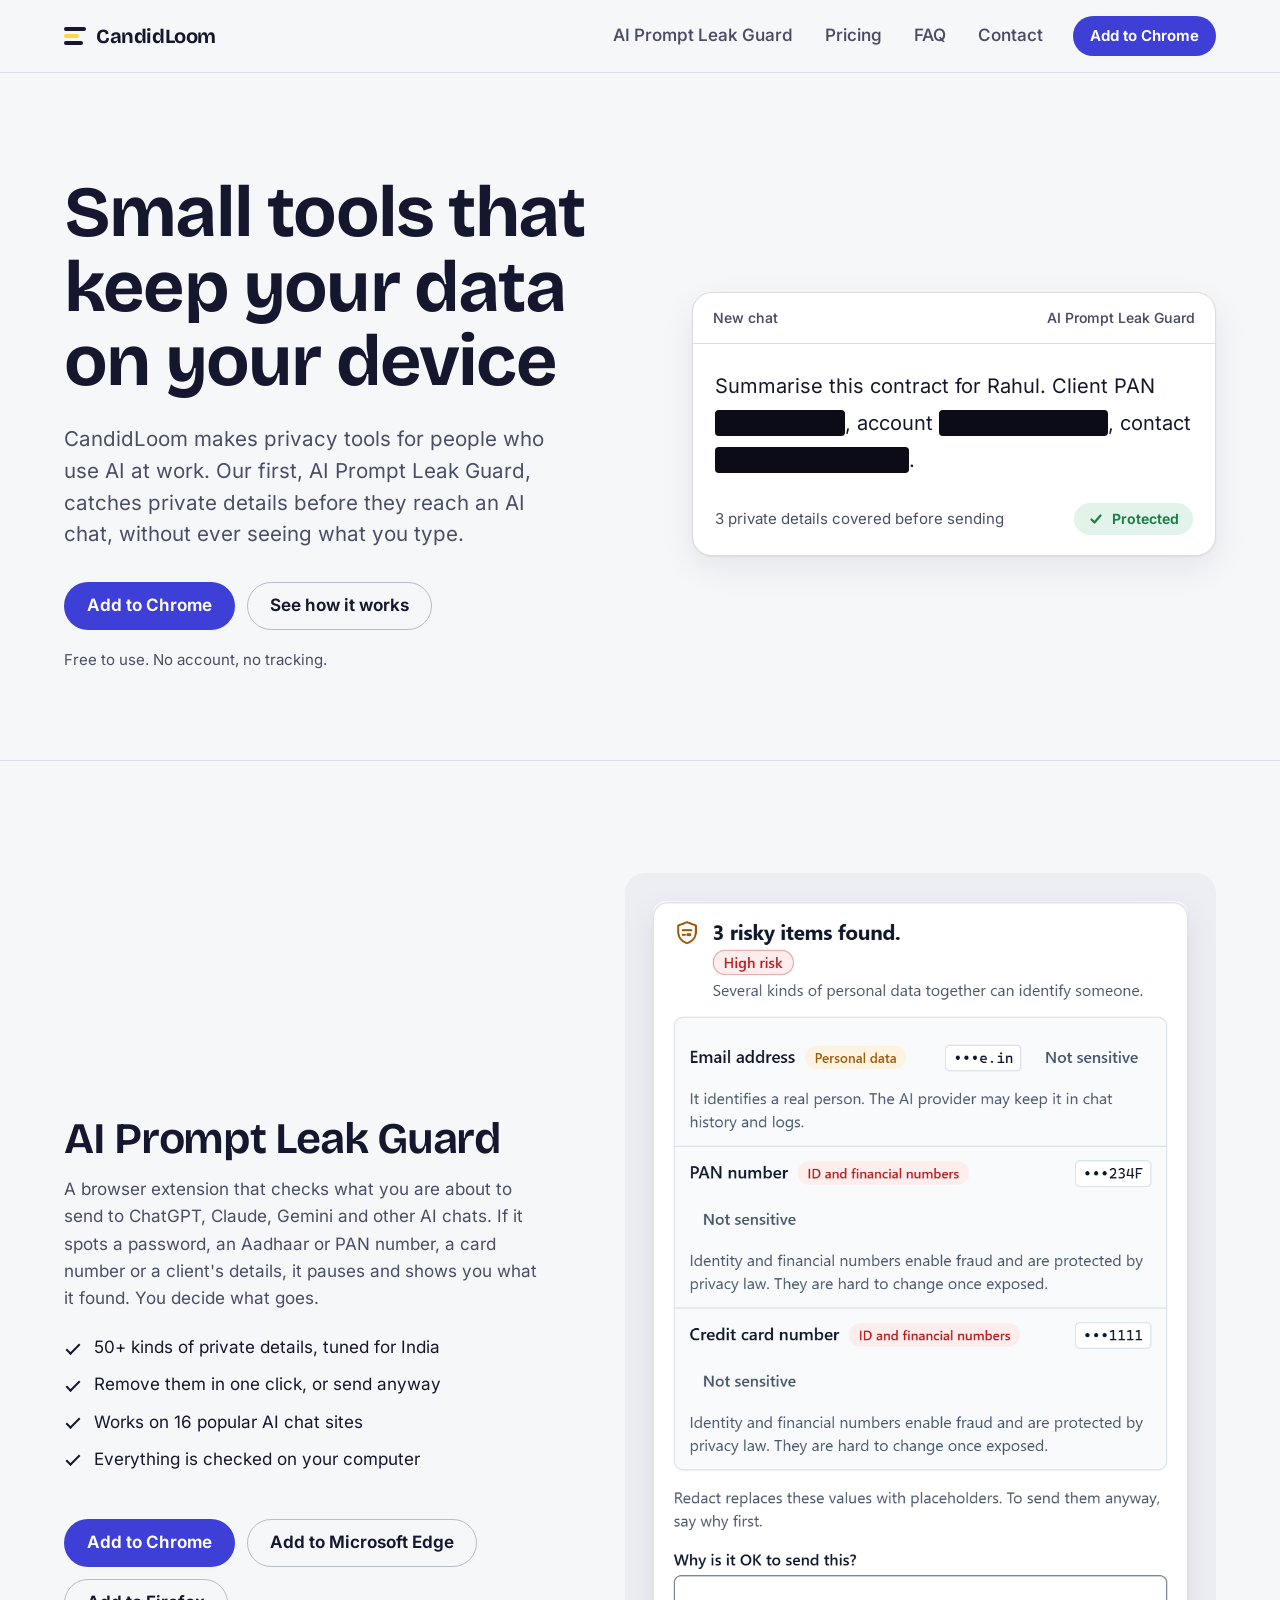
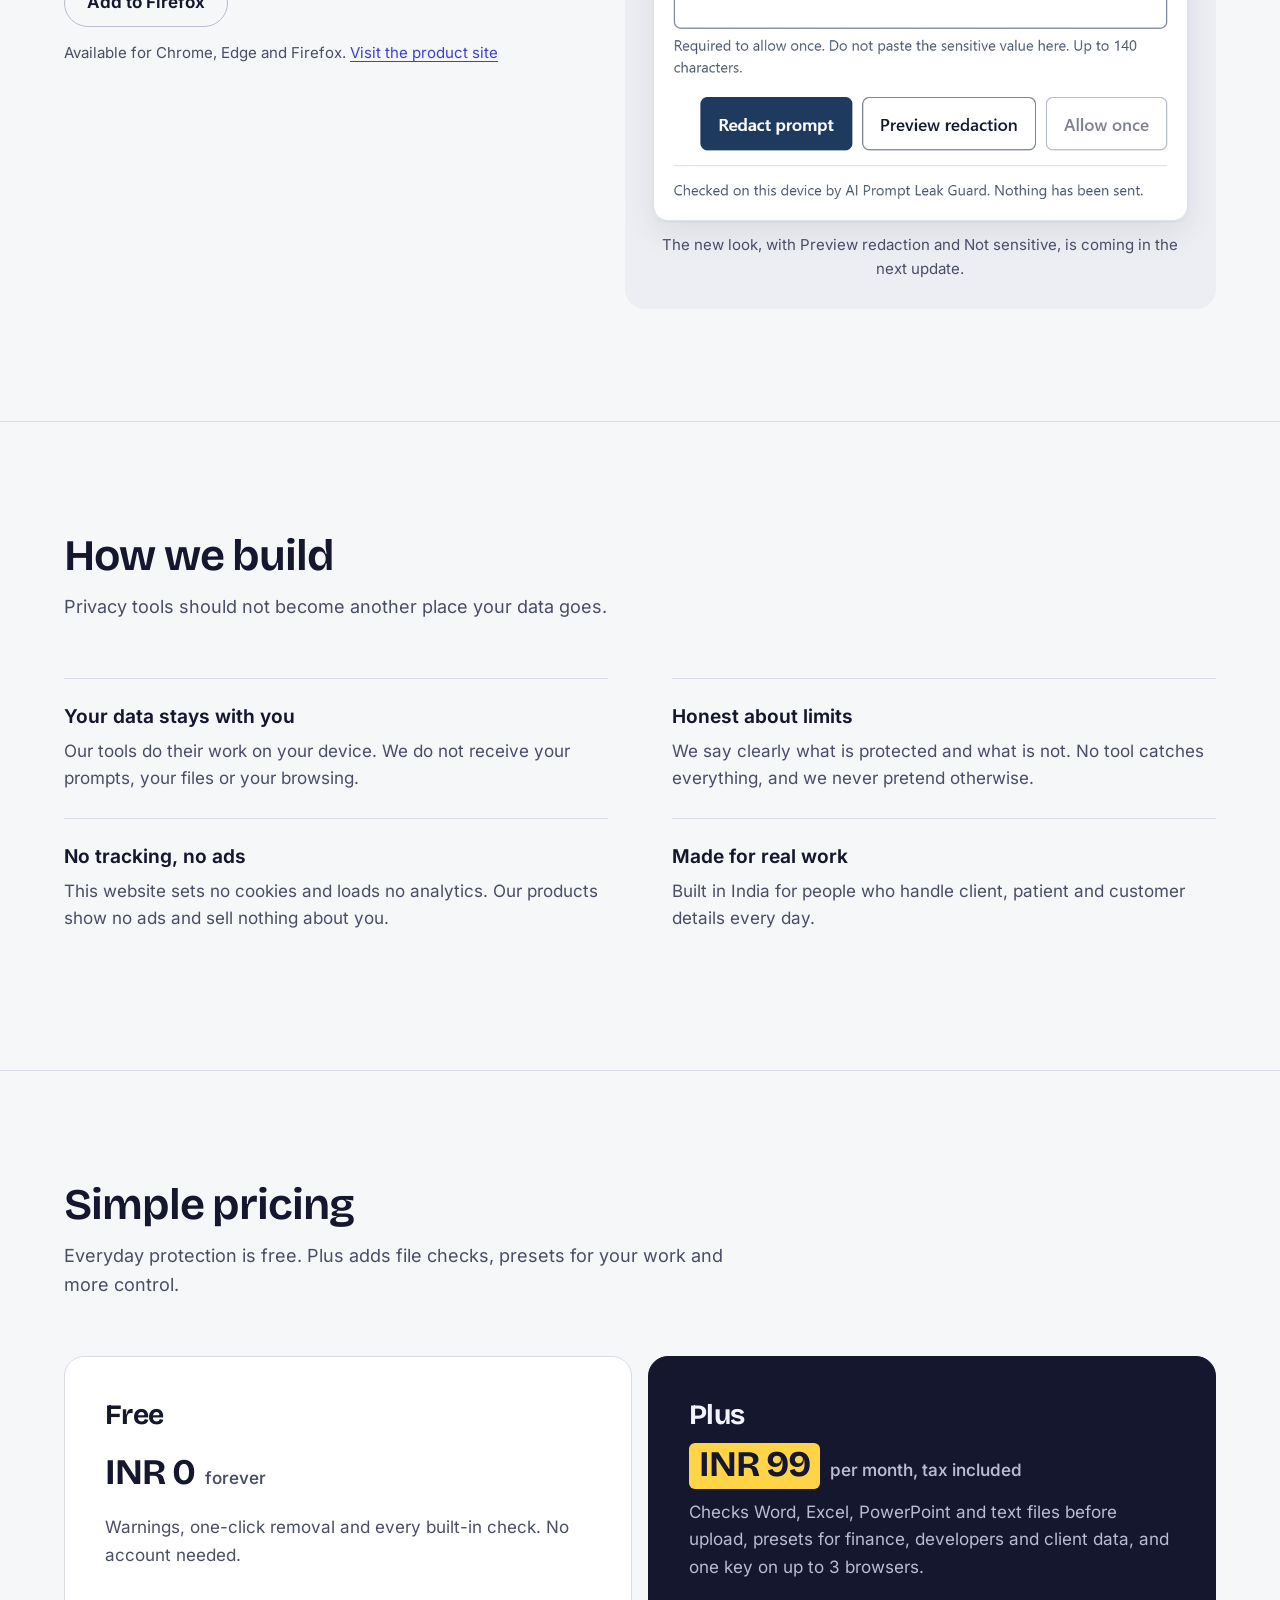
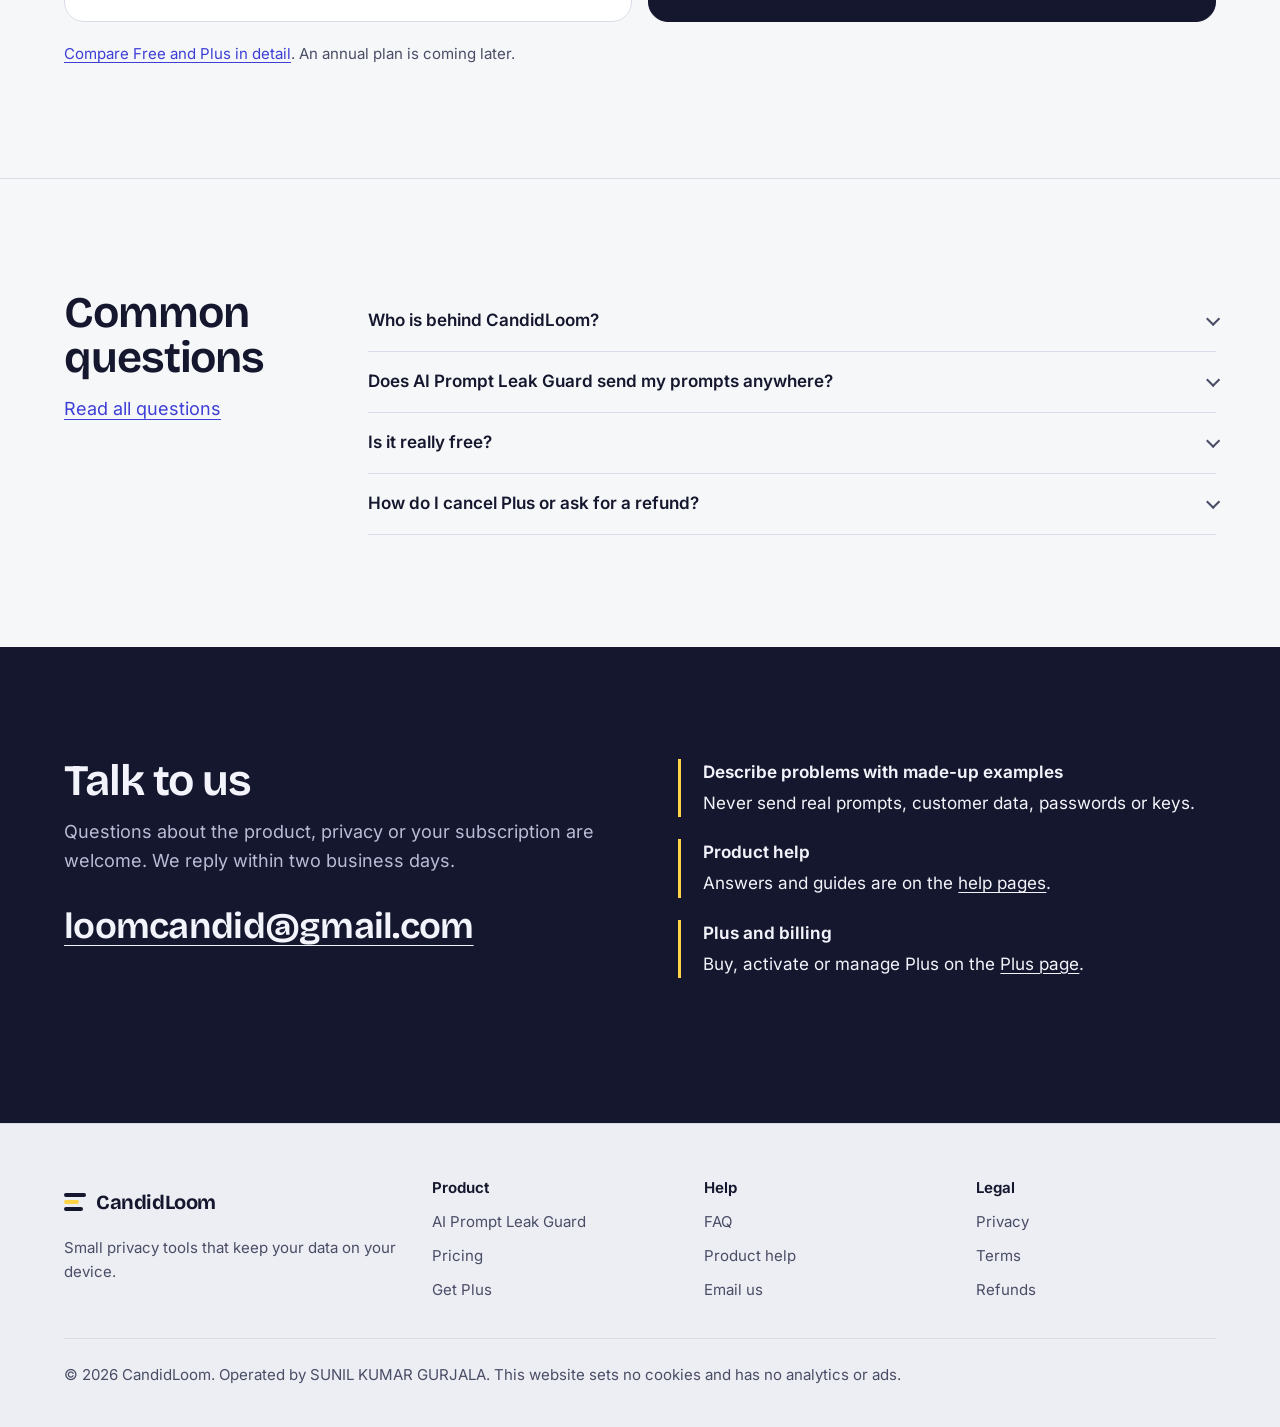
<file: index.html>
<!doctype html>
<html lang="en">
<head>
  <meta charset="utf-8" />
  <meta name="viewport" content="width=device-width, initial-scale=1" />
  <title>CandidLoom — privacy tools that keep your data on your device</title>
  <meta name="description" content="CandidLoom makes privacy tools for people who use AI at work. AI Prompt Leak Guard catches passwords, ID numbers and client details before they reach an AI chat, checked on your own device." />
  <link rel="canonical" href="https://candidloom.com/" />
  <meta name="theme-color" content="#f6f7f9" media="(prefers-color-scheme: light)" />
  <meta name="theme-color" content="#0e0f1e" media="(prefers-color-scheme: dark)" />
  <meta name="color-scheme" content="light dark" />
  <meta property="og:type" content="website" />
  <meta property="og:site_name" content="CandidLoom" />
  <meta property="og:title" content="CandidLoom — privacy tools that keep your data on your device" />
  <meta property="og:description" content="AI Prompt Leak Guard catches passwords, ID numbers and client details before they reach an AI chat, checked on your own device." />
  <meta property="og:url" content="https://candidloom.com/" />
  <meta property="og:image" content="https://candidloom.com/assets/social-card.png" />
  <meta property="og:image:width" content="1400" />
  <meta property="og:image:height" content="560" />
  <meta property="og:image:alt" content="AI Prompt Leak Guard — check prompts locally before you send" />
  <meta name="twitter:card" content="summary_large_image" />
  <meta name="twitter:title" content="CandidLoom — privacy tools that keep your data on your device" />
  <meta name="twitter:description" content="AI Prompt Leak Guard catches passwords, ID numbers and client details before they reach an AI chat, checked on your own device." />
  <meta name="twitter:image" content="https://candidloom.com/assets/social-card.png" />
  <meta name="twitter:image:alt" content="AI Prompt Leak Guard — check prompts locally before you send" />
  <link rel="icon" href="favicon.ico" sizes="32x32" />
  <link rel="icon" type="image/png" sizes="32x32" href="assets/favicon-32.png" />
  <link rel="apple-touch-icon" sizes="180x180" href="assets/apple-touch-icon.png" />
  <link rel="preload" href="assets/fonts/bricolage-grotesque-latin-wght.woff2" as="font" type="font/woff2" crossorigin />
  <link rel="preload" href="assets/fonts/inter-var-latin.woff2" as="font" type="font/woff2" crossorigin />
  <link rel="stylesheet" href="styles.css" />
  <script type="application/ld+json">
  {
    "@context": "https://schema.org",
    "@type": "Organization",
    "name": "CandidLoom",
    "url": "https://candidloom.com/",
    "logo": "https://candidloom.com/assets/candidloom-logo.png",
    "email": "loomcandid@gmail.com"
  }
  </script>
</head>
<body>
  <a class="skip-link" href="#main">Skip to content</a>
  <header class="site-header">
    <div class="site-header-inner">
      <a class="wordmark" href="index.html" aria-label="CandidLoom home"><span class="mark" aria-hidden="true"><span></span><span></span><span></span></span>CandidLoom</a>
      <div class="site-nav-shell" data-open="false">
        <button class="site-nav-toggle" type="button" aria-expanded="false" aria-controls="primary-navigation">Menu</button>
        <nav class="site-nav" id="primary-navigation" aria-label="Primary"><a href="#product">AI Prompt Leak Guard</a><a href="#pricing">Pricing</a><a href="faq.html">FAQ</a><a href="#contact">Contact</a></nav>
        <a class="button button-primary button-small nav-cta" href="https://chromewebstore.google.com/detail/ai-prompt-leak-guard/biadjabdfbomjiohhmddppjheadcidjg">Add to Chrome</a>
      </div>
    </div>
  </header>

  <main id="main">
    <div class="wrap">
      <section class="hero" aria-labelledby="hero-title">
        <div class="hero-copy">
          <h1 id="hero-title">Small tools that keep your data on your device</h1>
          <p class="lede">CandidLoom makes privacy tools for people who use AI at work. Our first, AI Prompt Leak Guard, catches private details before they reach an AI chat, without ever seeing what you type.</p>
          <div class="hero-actions" role="group" aria-label="Get started">
            <a class="button button-primary" href="https://chromewebstore.google.com/detail/ai-prompt-leak-guard/biadjabdfbomjiohhmddppjheadcidjg">Add to Chrome</a>
            <a class="button button-secondary" href="#product">See how it works</a>
          </div>
          <p class="hero-note">Free to use. No account, no tracking.</p>
        </div>
        <figure class="demo" aria-label="Example: three private details in a prompt are highlighted, then covered before the prompt is sent.">
          <div class="demo-bar" aria-hidden="true"><span>New chat</span><span>AI Prompt Leak Guard</span></div>
          <div class="demo-body" aria-hidden="true">
            <p>Summarise this contract for Rahul. Client PAN <span class="secret">ABCPE1234F</span>, account <span class="secret">50100123456789</span>, contact <span class="secret">rahul.k@example.in</span>.</p>
          </div>
          <div class="demo-foot" aria-hidden="true">
            <span class="demo-found">3 private details covered before sending</span>
            <span class="status-pill"><svg viewBox="0 0 16 16" aria-hidden="true" focusable="false"><path d="M3.5 8.5 6.5 11.5 12.5 4.5" fill="none" stroke="currentColor" stroke-width="2.2" stroke-linecap="round" stroke-linejoin="round"/></svg>Protected</span>
          </div>
        </figure>
      </section>
    </div>

    <section class="section" id="product" aria-labelledby="product-title">
      <div class="wrap">
        <div class="feature">
          <div class="feature-copy">
            <h2 id="product-title">AI Prompt Leak Guard</h2>
            <p>A browser extension that checks what you are about to send to ChatGPT, Claude, Gemini and other AI chats. If it spots a password, an Aadhaar or PAN number, a card number or a client's details, it pauses and shows you what it found. You decide what goes.</p>
            <ul class="checklist">
              <li>50+ kinds of private details, tuned for India</li>
              <li>Remove them in one click, or send anyway</li>
              <li>Works on 16 popular AI chat sites</li>
              <li>Everything is checked on your computer</li>
            </ul>
            <div class="hero-actions">
              <a class="button button-primary" href="https://chromewebstore.google.com/detail/ai-prompt-leak-guard/biadjabdfbomjiohhmddppjheadcidjg">Add to Chrome</a>
              <a class="button button-secondary" href="https://microsoftedge.microsoft.com/addons/detail/lnjedjbddbcmophmmccomjanllkcdajj">Add to Microsoft Edge</a>
              <a class="button button-secondary" href="https://addons.mozilla.org/en-US/firefox/addon/ai-prompt-leak-guard/">Add to Firefox</a>
            </div>
            <p class="meta">Available for Chrome, Edge and Firefox. <a href="https://candidloom-hub.github.io/ai-prompt-leak-guard/">Visit the product site</a></p>
          </div>
          <figure class="shot"><picture><source srcset="assets/shots/warning-dark.png" media="(prefers-color-scheme: dark)" /><img src="assets/shots/warning-light.png" alt="The AI Prompt Leak Guard warning listing a PAN number, an email address and a card number, with buttons to remove them" width="440" height="756" loading="lazy" decoding="async" /></picture><figcaption class="meta">The new look, with Preview redaction and Not sensitive, is coming in the next update.</figcaption></figure>
        </div>
      </div>
    </section>

    <section class="section" aria-labelledby="values-title">
      <div class="wrap">
        <div class="section-head">
          <h2 id="values-title">How we build</h2>
          <p>Privacy tools should not become another place your data goes.</p>
        </div>
        <div class="catch-grid">
          <article class="catch">
            <h3>Your data stays with you</h3>
            <p>Our tools do their work on your device. We do not receive your prompts, your files or your browsing.</p>
          </article>
          <article class="catch">
            <h3>Honest about limits</h3>
            <p>We say clearly what is protected and what is not. No tool catches everything, and we never pretend otherwise.</p>
          </article>
          <article class="catch">
            <h3>No tracking, no ads</h3>
            <p>This website sets no cookies and loads no analytics. Our products show no ads and sell nothing about you.</p>
          </article>
          <article class="catch">
            <h3>Made for real work</h3>
            <p>Built in India for people who handle client, patient and customer details every day.</p>
          </article>
        </div>
      </div>
    </section>

    <section class="section" id="pricing" aria-labelledby="pricing-title">
      <div class="wrap">
        <div class="section-head">
          <h2 id="pricing-title">Simple pricing</h2>
          <p>Everyday protection is free. Plus adds file checks, presets for your work and more control.</p>
        </div>
        <div class="mini-plans">
          <article class="plan" aria-labelledby="mini-free">
            <h3 id="mini-free">Free</h3>
            <p class="price"><span class="price-amount">INR 0</span><span class="price-unit">forever</span></p>
            <p class="plan-sub">Warnings, one-click removal and every built-in check. No account needed.</p>
          </article>
          <article class="plan plan-plus" aria-labelledby="mini-plus">
            <h3 id="mini-plus">Plus</h3>
            <p class="price"><span class="price-amount">INR 99</span><span class="price-unit">per month, tax included</span></p>
            <p class="plan-sub">Checks Word, Excel, PowerPoint and text files before upload, presets for finance, developers and client data, and one key on up to 3 browsers.</p>
          </article>
        </div>
        <p class="price-footnote"><a href="https://candidloom-hub.github.io/ai-prompt-leak-guard/pricing.html">Compare Free and Plus in detail</a>. An annual plan is coming later.</p>
      </div>
    </section>

    <section class="section" aria-labelledby="faq-title">
      <div class="wrap faq-layout">
        <div class="section-head">
          <h2 id="faq-title">Common questions</h2>
          <p><a href="faq.html">Read all questions</a></p>
        </div>
        <div>
          <details class="faq"><summary>Who is behind CandidLoom?</summary><div class="faq-answer"><p>CandidLoom is run by SUNIL KUMAR GURJALA, an individual business in India. That name may appear at checkout and on payment records.</p></div></details>
          <details class="faq"><summary>Does AI Prompt Leak Guard send my prompts anywhere?</summary><div class="faq-answer"><p>No. Every check happens in your browser on your own computer. Your prompts never reach CandidLoom or anyone else.</p></div></details>
          <details class="faq"><summary>Is it really free?</summary><div class="faq-answer"><p>Yes. The free plan has no account and no time limit. Plus is optional, for INR 99 a month.</p></div></details>
          <details class="faq"><summary>How do I cancel Plus or ask for a refund?</summary><div class="faq-answer"><p>Cancel any time from the checkout page after verifying your email. Your first purchase can be refunded within seven days. See our <a href="refunds.html">refunds policy</a>.</p></div></details>
        </div>
      </div>
    </section>

    <section class="band" id="contact" aria-labelledby="contact-title">
      <div class="wrap promise">
        <div class="section-head">
          <h2 id="contact-title">Talk to us</h2>
          <p>Questions about the product, privacy or your subscription are welcome. We reply within two business days.</p>
          <a class="contact-email" href="mailto:loomcandid@gmail.com">loomcandid@gmail.com</a>
        </div>
        <ul class="promise-list">
          <li><strong>Describe problems with made-up examples</strong><span>Never send real prompts, customer data, passwords or keys.</span></li>
          <li><strong>Product help</strong><span>Answers and guides are on the <a href="https://candidloom-hub.github.io/ai-prompt-leak-guard/docs.html">help pages</a>.</span></li>
          <li><strong>Plus and billing</strong><span>Buy, activate or manage Plus on the <a href="https://aplg-billing-production.pages.dev/">Plus page</a>.</span></li>
        </ul>
      </div>
    </section>
  </main>

  <footer class="site-footer">
    <div class="site-footer-inner">
      <div class="footer-about">
        <a class="wordmark" href="index.html"><span class="mark" aria-hidden="true"><span></span><span></span><span></span></span>CandidLoom</a>
        <p>Small privacy tools that keep your data on your device.</p>
      </div>
      <div class="footer-col"><h2>Product</h2><ul><li><a href="https://candidloom-hub.github.io/ai-prompt-leak-guard/">AI Prompt Leak Guard</a></li><li><a href="https://candidloom-hub.github.io/ai-prompt-leak-guard/pricing.html">Pricing</a></li><li><a href="https://aplg-billing-production.pages.dev/">Get Plus</a></li></ul></div>
      <div class="footer-col"><h2>Help</h2><ul><li><a href="faq.html">FAQ</a></li><li><a href="https://candidloom-hub.github.io/ai-prompt-leak-guard/docs.html">Product help</a></li><li><a href="mailto:loomcandid@gmail.com">Email us</a></li></ul></div>
      <div class="footer-col"><h2>Legal</h2><ul><li><a href="privacy.html">Privacy</a></li><li><a href="terms.html">Terms</a></li><li><a href="refunds.html">Refunds</a></li></ul></div>
      <p class="footer-legal">&copy; 2026 CandidLoom. Operated by SUNIL KUMAR GURJALA. This website sets no cookies and has no analytics or ads.</p>
    </div>
  </footer>
  <script src="assets/navigation.js"></script>
</body>
</html>
</file>
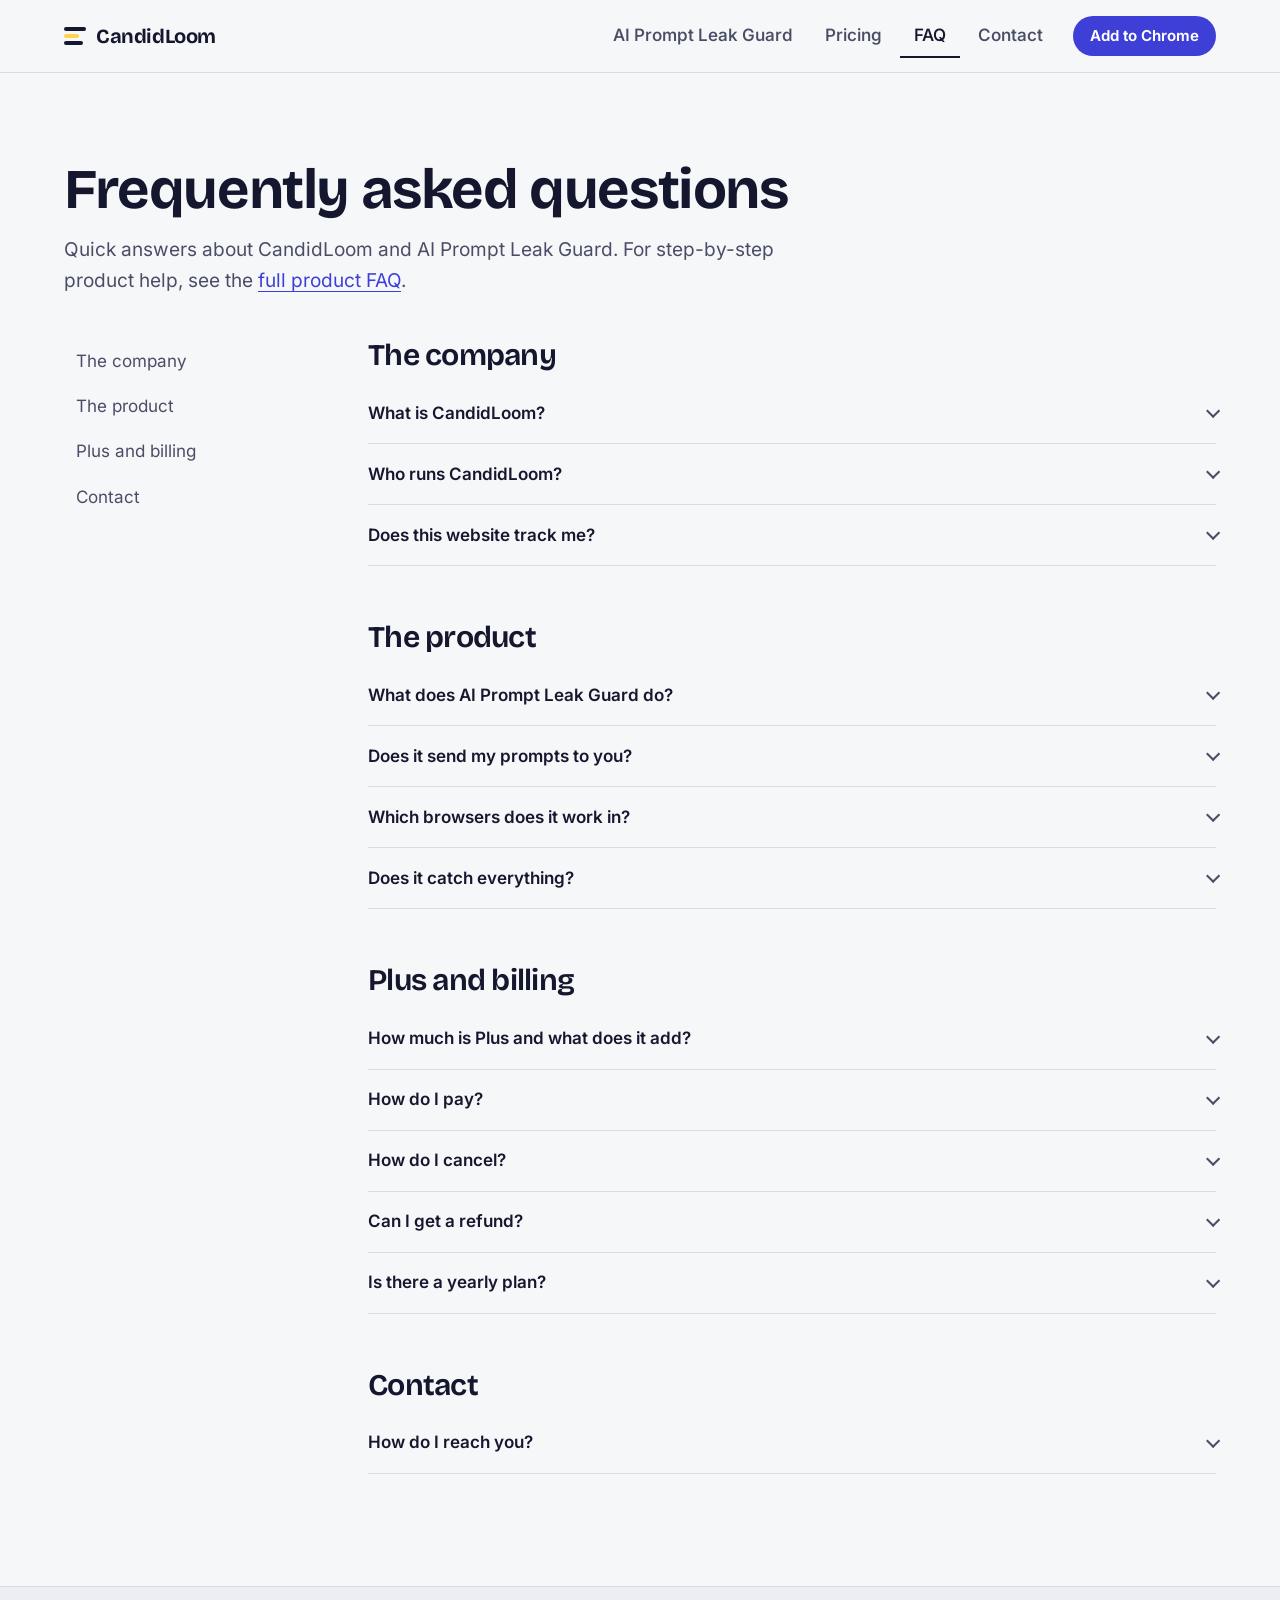
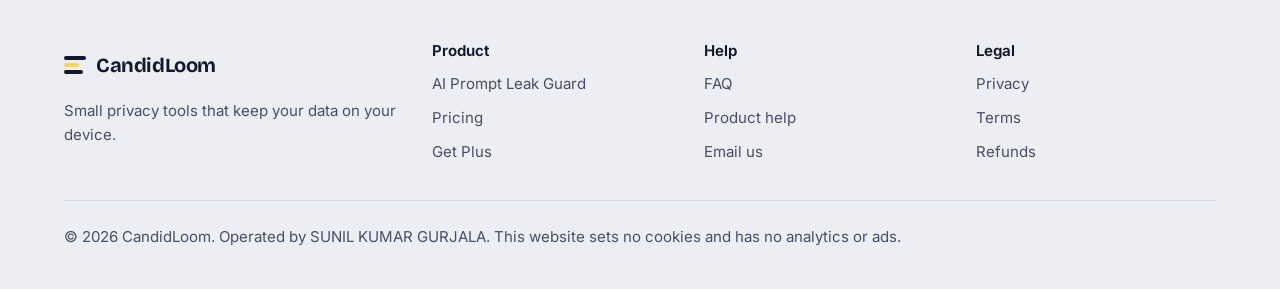
<file: faq.html>
<!doctype html>
<html lang="en">
<head>
  <meta charset="utf-8" />
  <meta name="viewport" content="width=device-width, initial-scale=1" />
  <title>FAQ | CandidLoom</title>
  <meta name="description" content="Answers about CandidLoom, AI Prompt Leak Guard, your privacy, Plus billing and how to reach us." />
  <link rel="canonical" href="https://candidloom.com/faq.html" />
  <meta name="theme-color" content="#f6f7f9" media="(prefers-color-scheme: light)" />
  <meta name="theme-color" content="#0e0f1e" media="(prefers-color-scheme: dark)" />
  <meta name="color-scheme" content="light dark" />
  <meta property="og:type" content="website" />
  <meta property="og:site_name" content="CandidLoom" />
  <meta property="og:title" content="FAQ | CandidLoom" />
  <meta property="og:description" content="Answers about CandidLoom, AI Prompt Leak Guard, your privacy, Plus billing and how to reach us." />
  <meta property="og:url" content="https://candidloom.com/faq.html" />
  <meta property="og:image" content="https://candidloom.com/assets/social-card.png" />
  <link rel="icon" href="favicon.ico" sizes="32x32" />
  <link rel="icon" type="image/png" sizes="32x32" href="assets/favicon-32.png" />
  <link rel="apple-touch-icon" sizes="180x180" href="assets/apple-touch-icon.png" />
  <link rel="preload" href="assets/fonts/bricolage-grotesque-latin-wght.woff2" as="font" type="font/woff2" crossorigin />
  <link rel="stylesheet" href="styles.css" />
</head>
<body>
  <a class="skip-link" href="#main">Skip to content</a>
  <header class="site-header">
    <div class="site-header-inner">
      <a class="wordmark" href="index.html" aria-label="CandidLoom home"><span class="mark" aria-hidden="true"><span></span><span></span><span></span></span>CandidLoom</a>
      <div class="site-nav-shell" data-open="false">
        <button class="site-nav-toggle" type="button" aria-expanded="false" aria-controls="primary-navigation">Menu</button>
        <nav class="site-nav" id="primary-navigation" aria-label="Primary"><a href="index.html#product">AI Prompt Leak Guard</a><a href="index.html#pricing">Pricing</a><a href="faq.html" aria-current="page">FAQ</a><a href="index.html#contact">Contact</a></nav>
        <a class="button button-primary button-small nav-cta" href="https://chromewebstore.google.com/detail/ai-prompt-leak-guard/biadjabdfbomjiohhmddppjheadcidjg">Add to Chrome</a>
      </div>
    </div>
  </header>

  <main id="main">
    <div class="wrap">
      <section class="page-title">
        <h1>Frequently asked questions</h1>
        <p>Quick answers about CandidLoom and AI Prompt Leak Guard. For step-by-step product help, see the <a href="https://candidloom-hub.github.io/ai-prompt-leak-guard/faq.html">full product FAQ</a>.</p>
      </section>
      <div class="faq-layout">
        <nav class="faq-index" aria-label="Question groups"><a href="#company">The company</a><a href="#product">The product</a><a href="#billing">Plus and billing</a><a href="#contact">Contact</a></nav>
        <div>
          <section class="faq-group" id="company" aria-labelledby="company-title">
            <h2 id="company-title">The company</h2>
            <details class="faq"><summary>What is CandidLoom?</summary><div class="faq-answer"><p>CandidLoom makes small privacy tools that work on your own device. Our first product is AI Prompt Leak Guard.</p></div></details>
            <details class="faq"><summary>Who runs CandidLoom?</summary><div class="faq-answer"><p>CandidLoom is run by SUNIL KUMAR GURJALA, an individual business in India. That name may appear at checkout and on your payment records.</p></div></details>
            <details class="faq"><summary>Does this website track me?</summary><div class="faq-answer"><p>No. It sets no cookies and loads no analytics, ads or trackers. See our <a href="privacy.html">privacy note</a>.</p></div></details>
          </section>
          <section class="faq-group" id="product" aria-labelledby="product-faq-title">
            <h2 id="product-faq-title">The product</h2>
            <details class="faq"><summary>What does AI Prompt Leak Guard do?</summary><div class="faq-answer"><p>It checks what you are about to send to an AI chat, like ChatGPT, Claude or Gemini. If it spots a password, an ID number such as Aadhaar or PAN, a card number or client details, it pauses and lets you remove them before sending.</p></div></details>
            <details class="faq"><summary>Does it send my prompts to you?</summary><div class="faq-answer"><p>No. Every check happens in your browser on your own computer. Your prompts, files and browsing never reach CandidLoom or anyone else.</p></div></details>
            <details class="faq"><summary>Which browsers does it work in?</summary><div class="faq-answer"><p>Google Chrome, Microsoft Edge and Mozilla Firefox. Install it from the <a href="https://chromewebstore.google.com/detail/ai-prompt-leak-guard/biadjabdfbomjiohhmddppjheadcidjg">Chrome Web Store</a>, <a href="https://microsoftedge.microsoft.com/addons/detail/lnjedjbddbcmophmmccomjanllkcdajj">Microsoft Edge Add-ons</a> or <a href="https://addons.mozilla.org/en-US/firefox/addon/ai-prompt-leak-guard/">Firefox Add-ons</a>.</p></div></details>
            <details class="faq"><summary>Does it catch everything?</summary><div class="faq-answer"><p>No tool can promise that. It catches more than 50 kinds of private details and is a strong safety net, but please keep reading what you send.</p></div></details>
          </section>
          <section class="faq-group" id="billing" aria-labelledby="billing-title">
            <h2 id="billing-title">Plus and billing</h2>
            <details class="faq"><summary>How much is Plus and what does it add?</summary><div class="faq-answer"><p>INR 99 a month, including tax. It adds checks for Word, Excel, PowerPoint and text files before upload, presets for finance, developers and client data, a switch for each check, and one key on up to 3 browsers. Presets for healthcare, legal and HR are coming in the next update. <a href="https://candidloom-hub.github.io/ai-prompt-leak-guard/pricing.html">Compare plans</a>.</p></div></details>
            <details class="faq"><summary>How do I pay?</summary><div class="faq-answer"><p>Through Razorpay's secure checkout on the <a href="https://aplg-billing-production.pages.dev/checkout">checkout page</a>. We never see your card details.</p></div></details>
            <details class="faq"><summary>How do I cancel?</summary><div class="faq-answer"><p>Open the checkout page, verify your buyer email and choose Cancel at period end. Plus keeps working until the end of the month you paid for, and you are not charged again.</p></div></details>
            <details class="faq"><summary>Can I get a refund?</summary><div class="faq-answer"><p>Your first purchase can be refunded in full if you ask within seven days. Duplicate charges and charges after a timely cancellation are refunded too. Read the <a href="refunds.html">refunds policy</a>.</p></div></details>
            <details class="faq"><summary>Is there a yearly plan?</summary><div class="faq-answer"><p>Not yet. An annual plan is planned for later.</p></div></details>
          </section>
          <section class="faq-group" id="contact" aria-labelledby="contact-faq-title">
            <h2 id="contact-faq-title">Contact</h2>
            <details class="faq"><summary>How do I reach you?</summary><div class="faq-answer"><p>Email <a href="mailto:loomcandid@gmail.com">loomcandid@gmail.com</a>. We reply within two business days. Describe problems with made-up examples, and never send real prompts, customer data, passwords, keys or codes we emailed you.</p></div></details>
          </section>
        </div>
      </div>
      <div class="page-end"></div>
    </div>
  </main>

  <footer class="site-footer">
    <div class="site-footer-inner">
      <div class="footer-about">
        <a class="wordmark" href="index.html"><span class="mark" aria-hidden="true"><span></span><span></span><span></span></span>CandidLoom</a>
        <p>Small privacy tools that keep your data on your device.</p>
      </div>
      <div class="footer-col"><h2>Product</h2><ul><li><a href="https://candidloom-hub.github.io/ai-prompt-leak-guard/">AI Prompt Leak Guard</a></li><li><a href="https://candidloom-hub.github.io/ai-prompt-leak-guard/pricing.html">Pricing</a></li><li><a href="https://aplg-billing-production.pages.dev/">Get Plus</a></li></ul></div>
      <div class="footer-col"><h2>Help</h2><ul><li><a href="faq.html">FAQ</a></li><li><a href="https://candidloom-hub.github.io/ai-prompt-leak-guard/docs.html">Product help</a></li><li><a href="mailto:loomcandid@gmail.com">Email us</a></li></ul></div>
      <div class="footer-col"><h2>Legal</h2><ul><li><a href="privacy.html">Privacy</a></li><li><a href="terms.html">Terms</a></li><li><a href="refunds.html">Refunds</a></li></ul></div>
      <p class="footer-legal">&copy; 2026 CandidLoom. Operated by SUNIL KUMAR GURJALA. This website sets no cookies and has no analytics or ads.</p>
    </div>
  </footer>
  <script src="assets/navigation.js"></script>
</body>
</html>
</file>
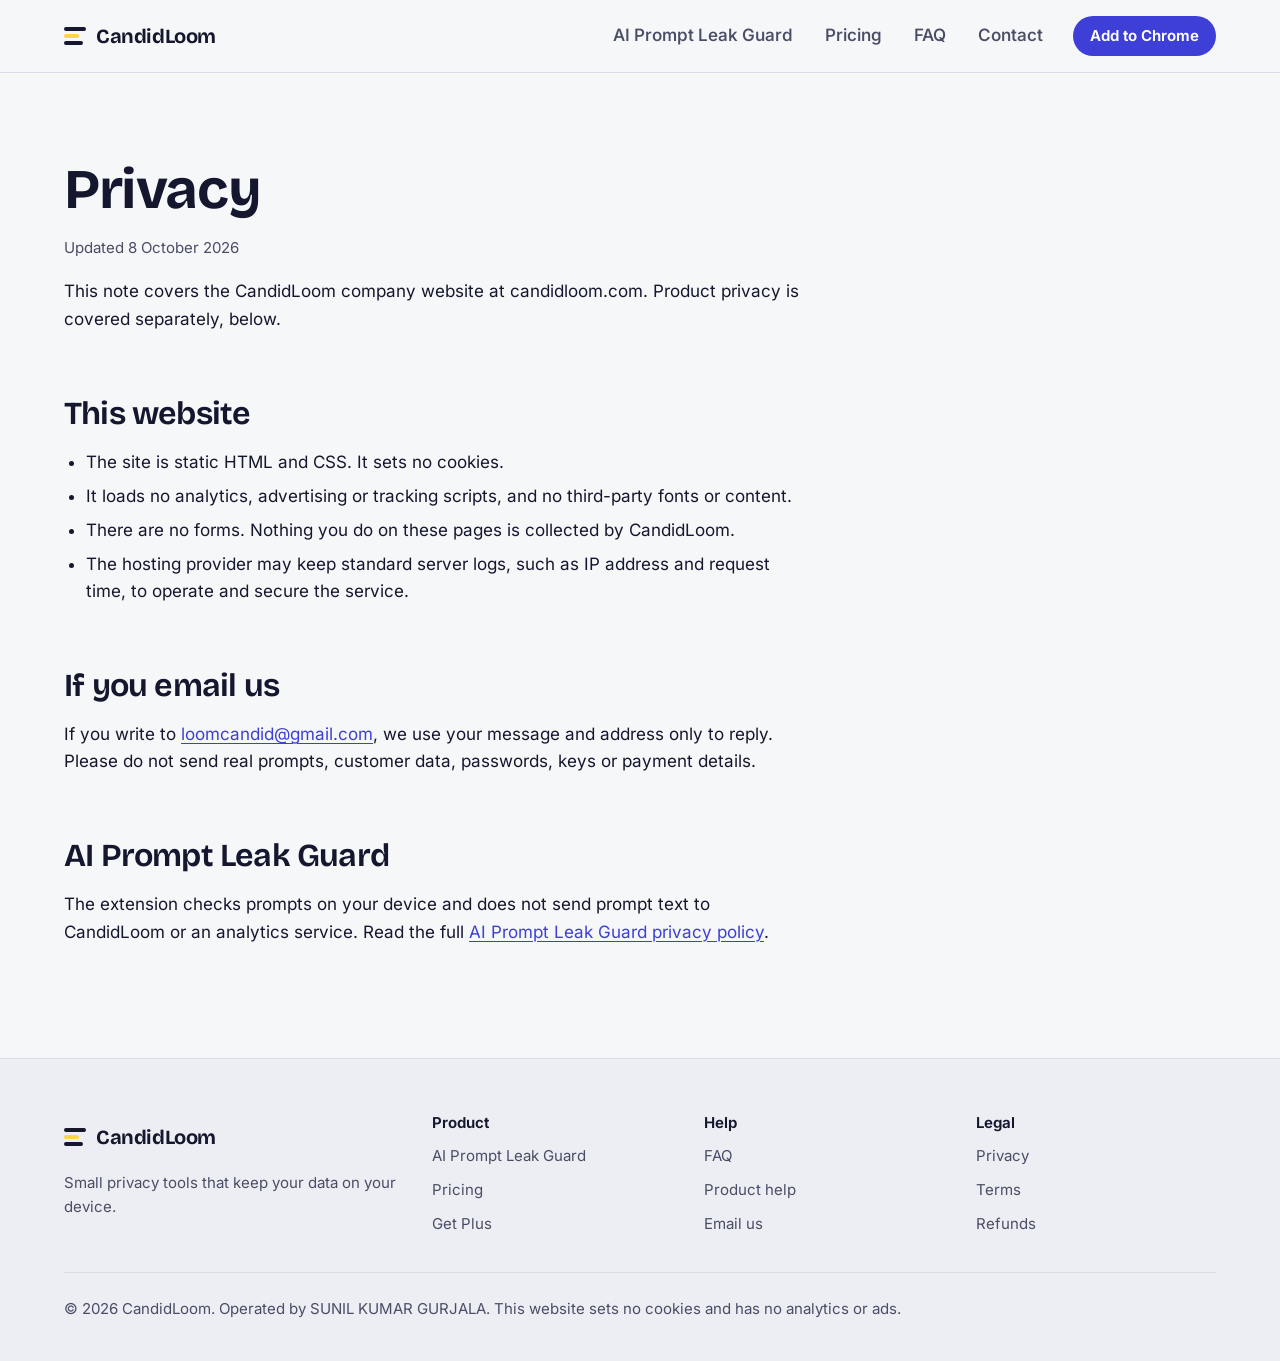
<file: privacy.html>
<!doctype html>
<html lang="en">
<head>
  <meta charset="utf-8" />
  <meta name="viewport" content="width=device-width, initial-scale=1" />
  <title>Privacy | CandidLoom</title>
  <meta name="description" content="Privacy note for the CandidLoom company website: no cookies, no analytics, no trackers." />
  <link rel="canonical" href="https://candidloom.com/privacy.html" />
  <meta name="theme-color" content="#f6f7f9" media="(prefers-color-scheme: light)" />
  <meta name="theme-color" content="#0e0f1e" media="(prefers-color-scheme: dark)" />
  <meta name="color-scheme" content="light dark" />
  <meta property="og:type" content="website" />
  <meta property="og:site_name" content="CandidLoom" />
  <meta property="og:title" content="Privacy | CandidLoom" />
  <meta property="og:description" content="Privacy note for the CandidLoom company website: no cookies, no analytics, no trackers." />
  <meta property="og:url" content="https://candidloom.com/privacy.html" />
  <meta property="og:image" content="https://candidloom.com/assets/social-card.png" />
  <meta property="og:image:width" content="1400" />
  <meta property="og:image:height" content="560" />
  <meta property="og:image:alt" content="AI Prompt Leak Guard — check prompts locally before you send" />
  <meta name="twitter:card" content="summary_large_image" />
  <meta name="twitter:title" content="Privacy | CandidLoom" />
  <meta name="twitter:description" content="Privacy note for the CandidLoom company website: no cookies, no analytics, no trackers." />
  <meta name="twitter:image" content="https://candidloom.com/assets/social-card.png" />
  <meta name="twitter:image:alt" content="AI Prompt Leak Guard — check prompts locally before you send" />
  <link rel="icon" href="favicon.ico" sizes="32x32" />
  <link rel="icon" type="image/png" sizes="32x32" href="assets/favicon-32.png" />
  <link rel="apple-touch-icon" sizes="180x180" href="assets/apple-touch-icon.png" />
  <link rel="preload" href="assets/fonts/bricolage-grotesque-latin-wght.woff2" as="font" type="font/woff2" crossorigin />
  <link rel="stylesheet" href="styles.css" />
</head>
<body>
  <a class="skip-link" href="#main">Skip to content</a>
  <header class="site-header">
    <div class="site-header-inner">
      <a class="wordmark" href="index.html" aria-label="CandidLoom home"><span class="mark" aria-hidden="true"><span></span><span></span><span></span></span>CandidLoom</a>
      <div class="site-nav-shell" data-open="false">
        <button class="site-nav-toggle" type="button" aria-expanded="false" aria-controls="primary-navigation">Menu</button>
        <nav class="site-nav" id="primary-navigation" aria-label="Primary"><a href="index.html#product">AI Prompt Leak Guard</a><a href="index.html#pricing">Pricing</a><a href="faq.html">FAQ</a><a href="index.html#contact">Contact</a></nav>
        <a class="button button-primary button-small nav-cta" href="https://chromewebstore.google.com/detail/ai-prompt-leak-guard/biadjabdfbomjiohhmddppjheadcidjg">Add to Chrome</a>
      </div>
    </div>
  </header>
  <main id="main" class="page">
    <div class="wrap prose">
      <h1>Privacy</h1>
      <p class="meta">Updated 8 October 2026</p>
      <p>This note covers the CandidLoom company website at candidloom.com. Product privacy is covered separately, below.</p>
      <h2>This website</h2>
      <ul>
        <li>The site is static HTML and CSS. It sets no cookies.</li>
        <li>It loads no analytics, advertising or tracking scripts, and no third-party fonts or content.</li>
        <li>There are no forms. Nothing you do on these pages is collected by CandidLoom.</li>
        <li>The hosting provider may keep standard server logs, such as IP address and request time, to operate and secure the service.</li>
      </ul>
      <h2>If you email us</h2>
      <p>If you write to <a href="mailto:loomcandid@gmail.com">loomcandid@gmail.com</a>, we use your message and address only to reply. Please do not send real prompts, customer data, passwords, keys or payment details.</p>
      <h2>AI Prompt Leak Guard</h2>
      <p>The extension checks prompts on your device and does not send prompt text to CandidLoom or an analytics service. Read the full <a href="https://candidloom-hub.github.io/ai-prompt-leak-guard/privacy.html">AI Prompt Leak Guard privacy policy</a>.</p>
    </div>
  </main>
  <footer class="site-footer">
    <div class="site-footer-inner">
      <div class="footer-about">
        <a class="wordmark" href="index.html"><span class="mark" aria-hidden="true"><span></span><span></span><span></span></span>CandidLoom</a>
        <p>Small privacy tools that keep your data on your device.</p>
      </div>
      <div class="footer-col"><h2>Product</h2><ul><li><a href="https://candidloom-hub.github.io/ai-prompt-leak-guard/">AI Prompt Leak Guard</a></li><li><a href="https://candidloom-hub.github.io/ai-prompt-leak-guard/pricing.html">Pricing</a></li><li><a href="https://aplg-billing-production.pages.dev/">Get Plus</a></li></ul></div>
      <div class="footer-col"><h2>Help</h2><ul><li><a href="faq.html">FAQ</a></li><li><a href="https://candidloom-hub.github.io/ai-prompt-leak-guard/docs.html">Product help</a></li><li><a href="mailto:loomcandid@gmail.com">Email us</a></li></ul></div>
      <div class="footer-col"><h2>Legal</h2><ul><li><a href="privacy.html">Privacy</a></li><li><a href="terms.html">Terms</a></li><li><a href="refunds.html">Refunds</a></li></ul></div>
      <p class="footer-legal">&copy; 2026 CandidLoom. Operated by SUNIL KUMAR GURJALA. This website sets no cookies and has no analytics or ads.</p>
    </div>
  </footer>
  <script src="assets/navigation.js"></script>
</body>
</html>
</file>
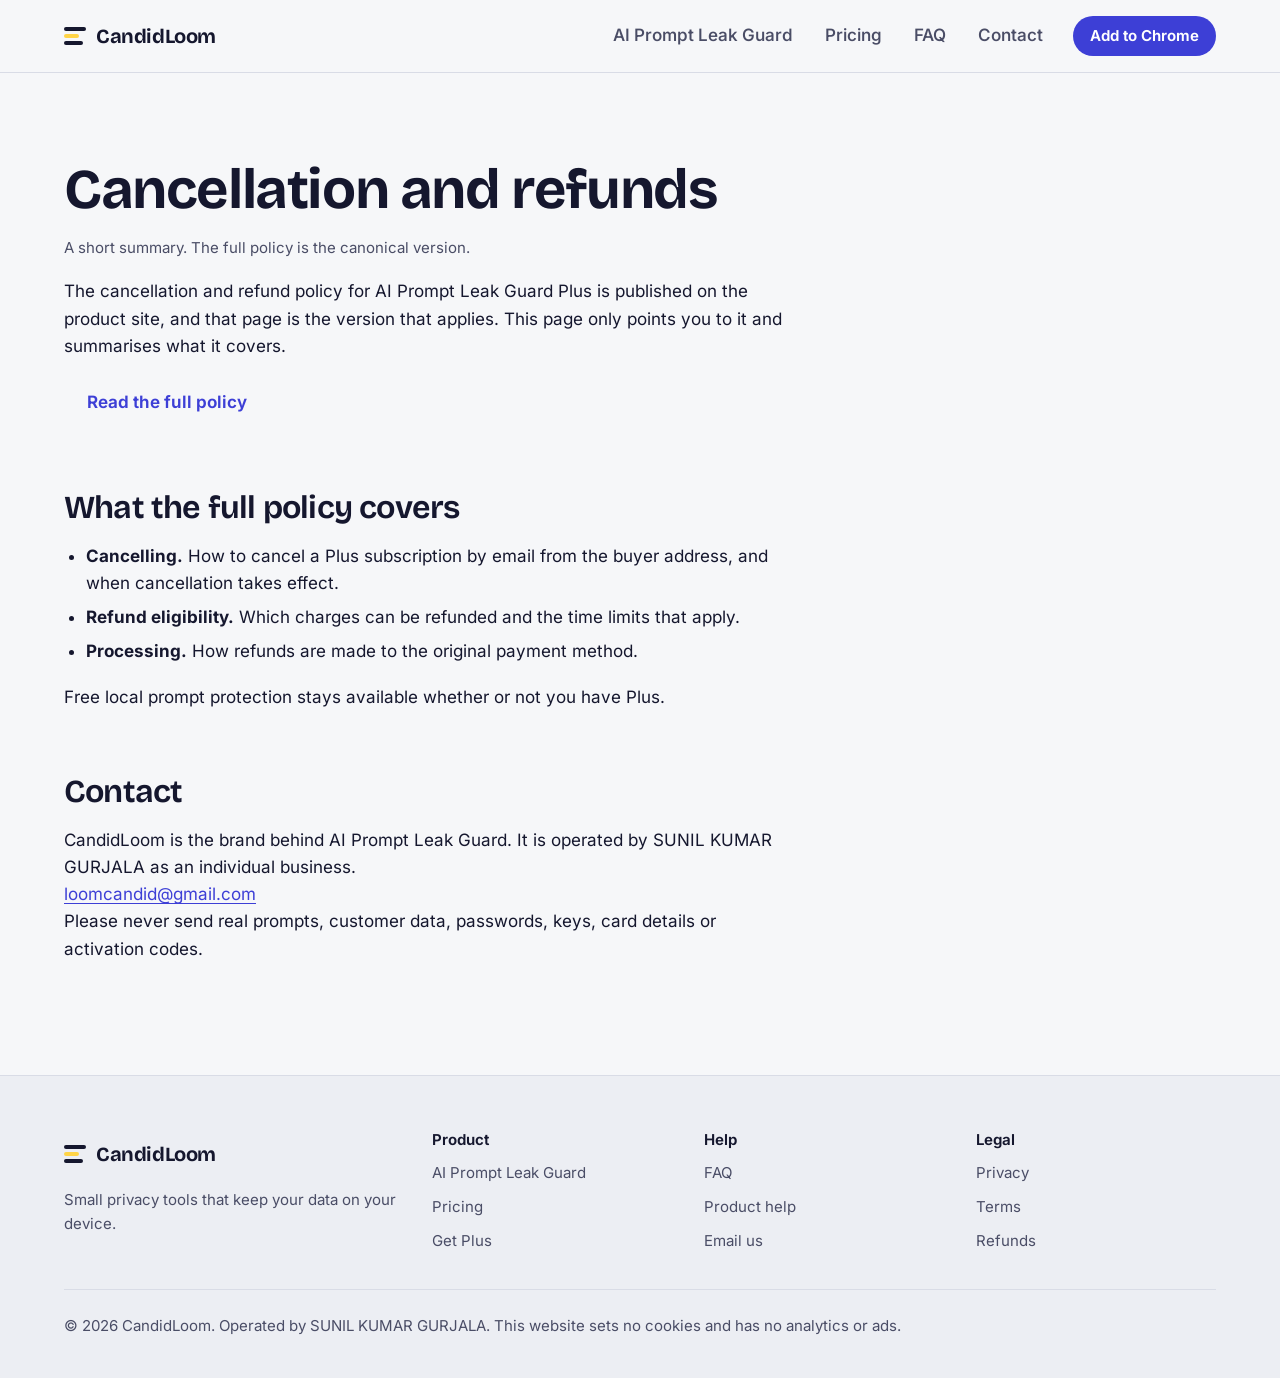
<file: refunds.html>
<!doctype html>
<html lang="en">
<head>
  <meta charset="utf-8" />
  <meta name="viewport" content="width=device-width, initial-scale=1" />
  <title>Cancellation and refunds | CandidLoom</title>
  <meta name="description" content="Summary of the AI Prompt Leak Guard Plus cancellation and refund policy, with a link to the full canonical policy." />
  <link rel="canonical" href="https://candidloom.com/refunds.html" />
  <meta name="theme-color" content="#f6f7f9" media="(prefers-color-scheme: light)" />
  <meta name="theme-color" content="#0e0f1e" media="(prefers-color-scheme: dark)" />
  <meta name="color-scheme" content="light dark" />
  <meta property="og:type" content="website" />
  <meta property="og:site_name" content="CandidLoom" />
  <meta property="og:title" content="Cancellation and refunds | CandidLoom" />
  <meta property="og:description" content="Summary of the AI Prompt Leak Guard Plus cancellation and refund policy, with a link to the full canonical policy." />
  <meta property="og:url" content="https://candidloom.com/refunds.html" />
  <meta property="og:image" content="https://candidloom.com/assets/social-card.png" />
  <meta property="og:image:width" content="1400" />
  <meta property="og:image:height" content="560" />
  <meta property="og:image:alt" content="AI Prompt Leak Guard — check prompts locally before you send" />
  <meta name="twitter:card" content="summary_large_image" />
  <meta name="twitter:title" content="Cancellation and refunds | CandidLoom" />
  <meta name="twitter:description" content="Summary of the AI Prompt Leak Guard Plus cancellation and refund policy, with a link to the full canonical policy." />
  <meta name="twitter:image" content="https://candidloom.com/assets/social-card.png" />
  <meta name="twitter:image:alt" content="AI Prompt Leak Guard — check prompts locally before you send" />
  <link rel="icon" href="favicon.ico" sizes="32x32" />
  <link rel="icon" type="image/png" sizes="32x32" href="assets/favicon-32.png" />
  <link rel="apple-touch-icon" sizes="180x180" href="assets/apple-touch-icon.png" />
  <link rel="preload" href="assets/fonts/bricolage-grotesque-latin-wght.woff2" as="font" type="font/woff2" crossorigin />
  <link rel="stylesheet" href="styles.css" />
</head>
<body>
  <a class="skip-link" href="#main">Skip to content</a>
  <header class="site-header">
    <div class="site-header-inner">
      <a class="wordmark" href="index.html" aria-label="CandidLoom home"><span class="mark" aria-hidden="true"><span></span><span></span><span></span></span>CandidLoom</a>
      <div class="site-nav-shell" data-open="false">
        <button class="site-nav-toggle" type="button" aria-expanded="false" aria-controls="primary-navigation">Menu</button>
        <nav class="site-nav" id="primary-navigation" aria-label="Primary"><a href="index.html#product">AI Prompt Leak Guard</a><a href="index.html#pricing">Pricing</a><a href="faq.html">FAQ</a><a href="index.html#contact">Contact</a></nav>
        <a class="button button-primary button-small nav-cta" href="https://chromewebstore.google.com/detail/ai-prompt-leak-guard/biadjabdfbomjiohhmddppjheadcidjg">Add to Chrome</a>
      </div>
    </div>
  </header>
  <main id="main" class="page">
    <div class="wrap prose">
      <h1>Cancellation and refunds</h1>
      <p class="meta">A short summary. The full policy is the canonical version.</p>
      <p>The cancellation and refund policy for AI Prompt Leak Guard Plus is published on the product site, and that page is the version that applies. This page only points you to it and summarises what it covers.</p>
      <div class="actions">
        <a class="button" href="https://candidloom-hub.github.io/ai-prompt-leak-guard/refunds.html">Read the full policy</a>
      </div>
      <h2>What the full policy covers</h2>
      <ul>
        <li><strong>Cancelling.</strong> How to cancel a Plus subscription by email from the buyer address, and when cancellation takes effect.</li>
        <li><strong>Refund eligibility.</strong> Which charges can be refunded and the time limits that apply.</li>
        <li><strong>Processing.</strong> How refunds are made to the original payment method.</li>
      </ul>
      <p>Free local prompt protection stays available whether or not you have Plus.</p>
      <h2 id="contact">Contact</h2>
      <div class="contact-box">
        <p>CandidLoom is the brand behind AI Prompt Leak Guard. It is operated by SUNIL KUMAR GURJALA as an individual business.</p>
        <a class="email" href="mailto:loomcandid@gmail.com">loomcandid@gmail.com</a>
        <p>Please never send real prompts, customer data, passwords, keys, card details or activation codes.</p>
      </div>
    </div>
  </main>
  <footer class="site-footer">
    <div class="site-footer-inner">
      <div class="footer-about">
        <a class="wordmark" href="index.html"><span class="mark" aria-hidden="true"><span></span><span></span><span></span></span>CandidLoom</a>
        <p>Small privacy tools that keep your data on your device.</p>
      </div>
      <div class="footer-col"><h2>Product</h2><ul><li><a href="https://candidloom-hub.github.io/ai-prompt-leak-guard/">AI Prompt Leak Guard</a></li><li><a href="https://candidloom-hub.github.io/ai-prompt-leak-guard/pricing.html">Pricing</a></li><li><a href="https://aplg-billing-production.pages.dev/">Get Plus</a></li></ul></div>
      <div class="footer-col"><h2>Help</h2><ul><li><a href="faq.html">FAQ</a></li><li><a href="https://candidloom-hub.github.io/ai-prompt-leak-guard/docs.html">Product help</a></li><li><a href="mailto:loomcandid@gmail.com">Email us</a></li></ul></div>
      <div class="footer-col"><h2>Legal</h2><ul><li><a href="privacy.html">Privacy</a></li><li><a href="terms.html">Terms</a></li><li><a href="refunds.html">Refunds</a></li></ul></div>
      <p class="footer-legal">&copy; 2026 CandidLoom. Operated by SUNIL KUMAR GURJALA. This website sets no cookies and has no analytics or ads.</p>
    </div>
  </footer>
  <script src="assets/navigation.js"></script>
</body>
</html>
</file>
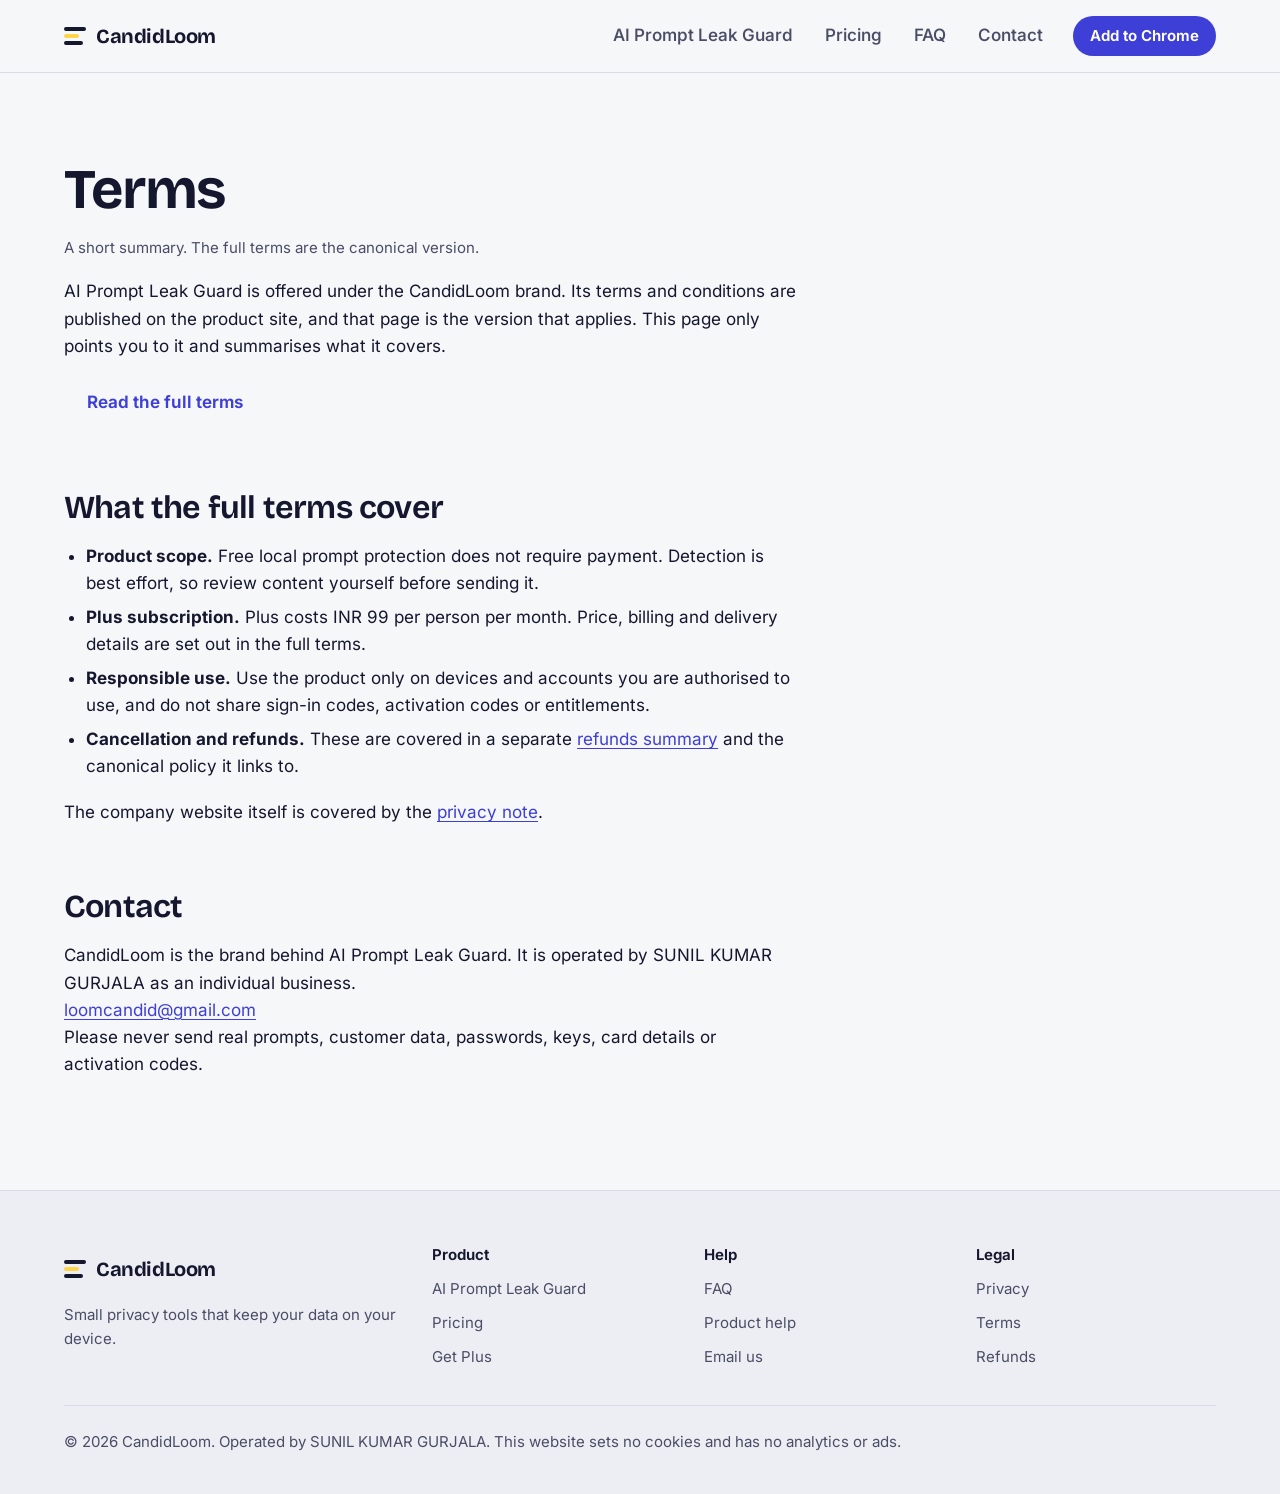
<file: terms.html>
<!doctype html>
<html lang="en">
<head>
  <meta charset="utf-8" />
  <meta name="viewport" content="width=device-width, initial-scale=1" />
  <title>Terms | CandidLoom</title>
  <meta name="description" content="Summary of the AI Prompt Leak Guard terms and conditions, with a link to the full canonical terms." />
  <link rel="canonical" href="https://candidloom.com/terms.html" />
  <meta name="theme-color" content="#f6f7f9" media="(prefers-color-scheme: light)" />
  <meta name="theme-color" content="#0e0f1e" media="(prefers-color-scheme: dark)" />
  <meta name="color-scheme" content="light dark" />
  <meta property="og:type" content="website" />
  <meta property="og:site_name" content="CandidLoom" />
  <meta property="og:title" content="Terms | CandidLoom" />
  <meta property="og:description" content="Summary of the AI Prompt Leak Guard terms and conditions, with a link to the full canonical terms." />
  <meta property="og:url" content="https://candidloom.com/terms.html" />
  <meta property="og:image" content="https://candidloom.com/assets/social-card.png" />
  <meta property="og:image:width" content="1400" />
  <meta property="og:image:height" content="560" />
  <meta property="og:image:alt" content="AI Prompt Leak Guard — check prompts locally before you send" />
  <meta name="twitter:card" content="summary_large_image" />
  <meta name="twitter:title" content="Terms | CandidLoom" />
  <meta name="twitter:description" content="Summary of the AI Prompt Leak Guard terms and conditions, with a link to the full canonical terms." />
  <meta name="twitter:image" content="https://candidloom.com/assets/social-card.png" />
  <meta name="twitter:image:alt" content="AI Prompt Leak Guard — check prompts locally before you send" />
  <link rel="icon" href="favicon.ico" sizes="32x32" />
  <link rel="icon" type="image/png" sizes="32x32" href="assets/favicon-32.png" />
  <link rel="apple-touch-icon" sizes="180x180" href="assets/apple-touch-icon.png" />
  <link rel="preload" href="assets/fonts/bricolage-grotesque-latin-wght.woff2" as="font" type="font/woff2" crossorigin />
  <link rel="stylesheet" href="styles.css" />
</head>
<body>
  <a class="skip-link" href="#main">Skip to content</a>
  <header class="site-header">
    <div class="site-header-inner">
      <a class="wordmark" href="index.html" aria-label="CandidLoom home"><span class="mark" aria-hidden="true"><span></span><span></span><span></span></span>CandidLoom</a>
      <div class="site-nav-shell" data-open="false">
        <button class="site-nav-toggle" type="button" aria-expanded="false" aria-controls="primary-navigation">Menu</button>
        <nav class="site-nav" id="primary-navigation" aria-label="Primary"><a href="index.html#product">AI Prompt Leak Guard</a><a href="index.html#pricing">Pricing</a><a href="faq.html">FAQ</a><a href="index.html#contact">Contact</a></nav>
        <a class="button button-primary button-small nav-cta" href="https://chromewebstore.google.com/detail/ai-prompt-leak-guard/biadjabdfbomjiohhmddppjheadcidjg">Add to Chrome</a>
      </div>
    </div>
  </header>
  <main id="main" class="page">
    <div class="wrap prose">
      <h1>Terms</h1>
      <p class="meta">A short summary. The full terms are the canonical version.</p>
      <p>AI Prompt Leak Guard is offered under the CandidLoom brand. Its terms and conditions are published on the product site, and that page is the version that applies. This page only points you to it and summarises what it covers.</p>
      <div class="actions">
        <a class="button" href="https://candidloom-hub.github.io/ai-prompt-leak-guard/terms.html">Read the full terms</a>
      </div>
      <h2>What the full terms cover</h2>
      <ul>
        <li><strong>Product scope.</strong> Free local prompt protection does not require payment. Detection is best effort, so review content yourself before sending it.</li>
        <li><strong>Plus subscription.</strong> Plus costs INR 99 per person per month. Price, billing and delivery details are set out in the full terms.</li>
        <li><strong>Responsible use.</strong> Use the product only on devices and accounts you are authorised to use, and do not share sign-in codes, activation codes or entitlements.</li>
        <li><strong>Cancellation and refunds.</strong> These are covered in a separate <a href="refunds.html">refunds summary</a> and the canonical policy it links to.</li>
      </ul>
      <p>The company website itself is covered by the <a href="privacy.html">privacy note</a>.</p>
      <h2 id="contact">Contact</h2>
      <div class="contact-box">
        <p>CandidLoom is the brand behind AI Prompt Leak Guard. It is operated by SUNIL KUMAR GURJALA as an individual business.</p>
        <a class="email" href="mailto:loomcandid@gmail.com">loomcandid@gmail.com</a>
        <p>Please never send real prompts, customer data, passwords, keys, card details or activation codes.</p>
      </div>
    </div>
  </main>
  <footer class="site-footer">
    <div class="site-footer-inner">
      <div class="footer-about">
        <a class="wordmark" href="index.html"><span class="mark" aria-hidden="true"><span></span><span></span><span></span></span>CandidLoom</a>
        <p>Small privacy tools that keep your data on your device.</p>
      </div>
      <div class="footer-col"><h2>Product</h2><ul><li><a href="https://candidloom-hub.github.io/ai-prompt-leak-guard/">AI Prompt Leak Guard</a></li><li><a href="https://candidloom-hub.github.io/ai-prompt-leak-guard/pricing.html">Pricing</a></li><li><a href="https://aplg-billing-production.pages.dev/">Get Plus</a></li></ul></div>
      <div class="footer-col"><h2>Help</h2><ul><li><a href="faq.html">FAQ</a></li><li><a href="https://candidloom-hub.github.io/ai-prompt-leak-guard/docs.html">Product help</a></li><li><a href="mailto:loomcandid@gmail.com">Email us</a></li></ul></div>
      <div class="footer-col"><h2>Legal</h2><ul><li><a href="privacy.html">Privacy</a></li><li><a href="terms.html">Terms</a></li><li><a href="refunds.html">Refunds</a></li></ul></div>
      <p class="footer-legal">&copy; 2026 CandidLoom. Operated by SUNIL KUMAR GURJALA. This website sets no cookies and has no analytics or ads.</p>
    </div>
  </footer>
  <script src="assets/navigation.js"></script>
</body>
</html>
</file>
<file: styles.css>
@import url('assets/site-tokens.css');

/*
 * CandidLoom website, sharing the AI Prompt Leak Guard site design. One memorable element: the hero prompt where
 * risky values are marked, then redacted. Everything else stays quiet.
 * Colours come only from site-tokens.css.
 */

*,
*::before,
*::after {
  box-sizing: border-box;
}

html {
  -webkit-text-size-adjust: 100%;
  text-size-adjust: 100%;
  scroll-padding-top: 88px;
}

body {
  margin: 0;
  background: var(--paper);
  color: var(--ink);
  font-family: var(--font-body);
  font-size: 1.0625rem;
  line-height: 1.6;
  font-feature-settings: 'cv11', 'ss01';
}

img,
video,
svg {
  max-width: 100%;
}

img,
video {
  height: auto;
  display: block;
}

a {
  color: var(--signal);
  text-underline-offset: 0.2em;
  text-decoration-thickness: 1px;
}

a:hover {
  color: var(--signal-strong);
}

:focus-visible {
  outline: 3px solid var(--focus);
  outline-offset: 3px;
  border-radius: var(--radius-sm);
}

h1,
h2,
h3 {
  margin: 0;
  color: var(--ink);
  text-wrap: balance;
}

h1,
h2 {
  font-family: var(--font-display);
  font-weight: 700;
  letter-spacing: -0.025em;
  line-height: 1.04;
}

h2 {
  font-size: clamp(1.9rem, 3.4vw, 2.75rem);
  font-weight: 650;
}

h3 {
  font-size: 1.1875rem;
  font-weight: 650;
  line-height: 1.3;
}

p {
  margin: 0;
}

.visually-hidden {
  position: absolute;
  width: 1px;
  height: 1px;
  overflow: hidden;
  clip: rect(0 0 0 0);
  white-space: nowrap;
}

.skip-link {
  position: absolute;
  left: 16px;
  top: -64px;
  z-index: 100;
  padding: 10px 16px;
  border-radius: var(--radius-sm);
  background: var(--ink);
  color: var(--paper);
  font-weight: 600;
}

.skip-link:focus {
  top: 16px;
}

.wrap {
  width: min(100% - 2 * var(--gutter), var(--wrap));
  margin-inline: auto;
}

/* Header */

.site-header {
  position: sticky;
  top: 0;
  z-index: 40;
  background: var(--paper);
  border-bottom: 1px solid var(--line);
}

.site-header-inner {
  display: flex;
  align-items: center;
  gap: 24px;
  min-height: 72px;
  width: min(100% - 2 * var(--gutter), var(--wrap));
  margin-inline: auto;
}

.brand {
  display: inline-flex;
  align-items: center;
  gap: 10px;
  min-height: 44px;
  color: var(--ink);
  font-family: var(--font-display);
  font-size: 1.125rem;
  font-weight: 700;
  letter-spacing: -0.01em;
  text-decoration: none;
  white-space: nowrap;
}

.brand:hover {
  color: var(--ink);
}

.brand-logo {
  width: 28px;
  height: 28px;
  flex: none;
  color: var(--ink);
}

.site-nav-shell {
  display: flex;
  align-items: center;
  gap: 16px;
  margin-left: auto;
}

.site-nav {
  display: flex;
  align-items: center;
  gap: 4px;
}

.site-nav a {
  display: inline-flex;
  align-items: center;
  min-height: 44px;
  padding: 0 14px;
  border-radius: var(--radius-sm);
  color: var(--ink-soft);
  font-weight: 550;
  text-decoration: none;
}

.site-nav a:hover {
  color: var(--ink);
  background: var(--surface-sunk);
}

.site-nav a[aria-current='page'] {
  color: var(--ink);
  box-shadow: inset 0 -2px 0 var(--ink);
  border-radius: 0;
}

.site-nav-toggle {
  display: none;
}

/* Buttons */

.button {
  display: inline-flex;
  align-items: center;
  justify-content: center;
  gap: 8px;
  min-height: 48px;
  padding: 0 22px;
  border: 1px solid transparent;
  border-radius: 999px;
  font: inherit;
  font-weight: 650;
  text-decoration: none;
  cursor: pointer;
  transition: background-color 160ms ease, color 160ms ease, border-color 160ms ease;
}

.button-primary {
  background: var(--signal);
  color: var(--on-signal);
}

.button-primary:hover {
  background: var(--signal-strong);
  color: var(--on-signal);
}

.button-secondary {
  background: transparent;
  color: var(--ink);
  border-color: var(--line-strong);
}

.button-secondary:hover {
  color: var(--ink);
  border-color: var(--ink);
}

.button-small {
  min-height: 40px;
  padding: 0 16px;
  font-size: 0.9375rem;
}

/* Hero */

.hero {
  display: grid;
  grid-template-columns: minmax(0, 1.05fr) minmax(0, 1fr);
  align-items: center;
  gap: clamp(32px, 6vw, 80px);
  padding-block: clamp(48px, 8vw, 104px) clamp(48px, 7vw, 88px);
}

.hero h1 {
  font-size: clamp(2.5rem, 5.6vw, 4.5rem);
  max-width: 13ch;
}

.hero .lede {
  margin-top: 24px;
  max-width: 38ch;
  color: var(--ink-soft);
  font-size: clamp(1.125rem, 1.6vw, 1.3125rem);
  line-height: 1.55;
}

.hero-actions {
  display: flex;
  flex-wrap: wrap;
  gap: 12px;
  margin-top: 32px;
}

.hero-note {
  margin-top: 18px;
  color: var(--ink-soft);
  font-size: 0.9375rem;
}

/* The prompt demo: risky values are marked, then covered. */

.demo {
  margin: 0;
  border: 1px solid var(--line);
  border-radius: var(--radius-lg);
  background: var(--surface);
  box-shadow: var(--shadow);
  overflow: hidden;
}

.demo-bar {
  display: flex;
  align-items: center;
  justify-content: space-between;
  gap: 12px;
  padding: 14px 20px;
  border-bottom: 1px solid var(--line);
  color: var(--ink-soft);
  font-size: 0.875rem;
  font-weight: 550;
}

.demo-body {
  padding: 24px 22px 8px;
  font-size: clamp(1.0625rem, 1.7vw, 1.25rem);
  line-height: 1.85;
}

.demo-body p + p {
  margin-top: 6px;
}

.secret {
  position: relative;
  padding: 1px 3px;
  border-radius: 4px;
  animation: mark-found 420ms ease 900ms both;
}

.secret::after {
  content: '';
  position: absolute;
  inset: 0;
  border-radius: 4px;
  background: var(--redact);
  transform: scaleX(0);
  transform-origin: left center;
  animation: redact 480ms cubic-bezier(0.2, 0.7, 0.2, 1) 2100ms both;
}

.secret:nth-of-type(2) {
  animation-delay: 1150ms;
}

.secret:nth-of-type(2)::after {
  animation-delay: 2300ms;
}

.secret:nth-of-type(3) {
  animation-delay: 1400ms;
}

.secret:nth-of-type(3)::after {
  animation-delay: 2500ms;
}

.demo[data-wait] .secret,
.demo[data-wait] .secret::after,
.demo[data-wait] .status-pill {
  animation-play-state: paused;
}

@keyframes mark-found {
  from {
    background: transparent;
  }
  to {
    background: var(--mark);
    color: var(--on-mark);
  }
}

@keyframes redact {
  to {
    transform: scaleX(1);
  }
}

.demo-foot {
  display: flex;
  flex-wrap: wrap;
  align-items: center;
  justify-content: space-between;
  gap: 12px;
  padding: 16px 22px 20px;
}

.demo-found {
  color: var(--ink-soft);
  font-size: 0.9375rem;
}

.status-pill {
  display: inline-flex;
  align-items: center;
  gap: 8px;
  min-height: 32px;
  padding: 0 14px;
  border-radius: 999px;
  background: var(--safe-tint);
  color: var(--safe);
  font-size: 0.875rem;
  font-weight: 650;
  animation: appear 300ms ease 3000ms both;
}

.status-pill svg {
  width: 16px;
  height: 16px;
}

@keyframes appear {
  from {
    opacity: 0;
  }
  to {
    opacity: 1;
  }
}

/* Sections */

.section {
  padding-block: var(--section);
  border-top: 1px solid var(--line);
}

.section-head {
  display: grid;
  gap: 14px;
  max-width: 44rem;
  margin-bottom: clamp(32px, 5vw, 56px);
}

.section-head p {
  color: var(--ink-soft);
  font-size: 1.125rem;
}

/* How it works: a real sequence, so it is numbered. */

.steps {
  display: grid;
  grid-template-columns: repeat(3, minmax(0, 1fr));
  gap: clamp(24px, 4vw, 48px);
  margin: 0;
  padding: 0;
  list-style: none;
  counter-reset: step;
}

.steps li {
  counter-increment: step;
  display: grid;
  gap: 10px;
  align-content: start;
}

.steps li::before {
  content: counter(step);
  display: grid;
  place-items: center;
  width: 44px;
  height: 44px;
  margin-bottom: 6px;
  border: 2px solid var(--ink);
  border-radius: 50%;
  font-family: var(--font-display);
  font-size: 1.25rem;
  font-weight: 700;
}

.steps p {
  color: var(--ink-soft);
}

/* Feature rows with real screenshots */

.feature {
  display: grid;
  grid-template-columns: minmax(0, 0.9fr) minmax(0, 1.1fr);
  align-items: center;
  gap: clamp(28px, 6vw, 80px);
}

.feature + .feature {
  margin-top: clamp(56px, 8vw, 104px);
}

.feature-reverse .feature-copy {
  order: 2;
}

.feature-copy {
  display: grid;
  gap: 14px;
  align-content: start;
}

.feature-copy h3 {
  font-family: var(--font-display);
  font-size: clamp(1.5rem, 2.4vw, 2rem);
  font-weight: 650;
  letter-spacing: -0.02em;
  line-height: 1.1;
}

.feature-copy p {
  color: var(--ink-soft);
}

.checklist {
  display: grid;
  align-content: start;
  gap: 10px;
  margin: 8px 0 0;
  padding: 0;
  list-style: none;
}

.checklist li {
  position: relative;
  padding-left: 30px;
}

.checklist li::before {
  content: '';
  position: absolute;
  left: 2px;
  top: 0.55em;
  width: 14px;
  height: 7px;
  border-left: 2.5px solid var(--ink);
  border-bottom: 2.5px solid var(--ink);
  transform: rotate(-45deg);
}

.shot {
  margin: 0;
  padding: clamp(14px, 2.4vw, 28px);
  border-radius: var(--radius-lg);
  background: var(--surface-sunk);
}

.shot img {
  width: 100%;
  border-radius: var(--radius);
  box-shadow: var(--shadow);
}

.shot-narrow img {
  max-width: 380px;
  margin-inline: auto;
}

.shot picture {
  display: block;
}

.shot figcaption {
  margin-top: 12px;
  text-align: center;
}

/* What it catches */

.catch-grid {
  display: grid;
  grid-template-columns: repeat(2, minmax(0, 1fr));
  gap: 0 clamp(24px, 5vw, 64px);
}

.catch {
  display: grid;
  gap: 8px;
  padding: 26px 0;
  border-top: 1px solid var(--line);
}

.catch p {
  color: var(--ink-soft);
}

.catch-example {
  margin-top: 6px;
  font-size: 0.9375rem;
  color: var(--ink-soft);
}

.bar {
  display: inline-block;
  width: var(--w, 7ch);
  height: 0.95em;
  margin-inline: 2px;
  border-radius: 3px;
  background: var(--redact);
  vertical-align: -0.12em;
}

.catch-items {
  margin: 4px 0 0;
  padding: 0;
  list-style: none;
  display: flex;
  flex-wrap: wrap;
  gap: 6px 8px;
}

.catch-items li {
  padding: 2px 10px;
  border: 1px solid var(--line);
  border-radius: 999px;
  color: var(--ink-soft);
  font-size: 0.875rem;
  background: var(--surface);
}

/* Sites */

.site-list {
  display: grid;
  grid-template-columns: repeat(auto-fill, minmax(min(100%, 13rem), 1fr));
  gap: 0 32px;
  margin: 0;
  padding: 0;
  list-style: none;
}

.site-list li {
  padding: 14px 0;
  border-top: 1px solid var(--line);
  font-weight: 550;
}

.site-list .soft {
  display: block;
  color: var(--ink-soft);
  font-size: 0.875rem;
  font-weight: 400;
}

/* Ink band */

.band {
  background: var(--band);
  color: var(--on-band);
  padding-block: var(--section);
}

.band h2,
.band h3 {
  color: var(--on-band);
}

.band p {
  color: var(--on-band-soft);
}

.band a:not(.button) {
  color: var(--on-band);
}

.promise {
  display: grid;
  grid-template-columns: minmax(0, 1fr) minmax(0, 1fr);
  gap: clamp(32px, 6vw, 80px);
  align-items: start;
}

.promise-list {
  display: grid;
  gap: 22px;
  margin: 0;
  padding: 0;
  list-style: none;
}

.promise-list li {
  display: grid;
  gap: 4px;
  padding-left: 22px;
  border-left: 3px solid var(--mark);
}

.promise-list strong {
  color: var(--on-band);
  font-weight: 650;
}

.band .button-secondary {
  color: var(--on-band);
  border-color: var(--on-band-soft);
}

.band .button-secondary:hover {
  border-color: var(--on-band);
}

/* Call to action */

.cta {
  display: grid;
  grid-template-columns: minmax(0, 1fr) auto;
  align-items: center;
  gap: 24px 48px;
}

.cta h2 {
  max-width: 18ch;
}

.cta p {
  margin-top: 12px;
  color: var(--ink-soft);
}

.cta .hero-actions {
  margin-top: 0;
}

/* Pricing */

.plans {
  display: grid;
  grid-template-columns: repeat(2, minmax(0, 1fr));
  gap: clamp(16px, 3vw, 28px);
  align-items: stretch;
}

.plan {
  display: grid;
  grid-template-rows: auto auto auto 1fr auto;
  gap: 18px;
  padding: clamp(24px, 4vw, 40px);
  border: 1px solid var(--line);
  border-radius: var(--radius-lg);
  background: var(--surface);
}

.plan h2,
.plan h3 {
  font-family: var(--font-display);
  font-size: 1.75rem;
  font-weight: 700;
  letter-spacing: -0.02em;
}

.plan-sub {
  color: var(--ink-soft);
}

.price {
  display: flex;
  align-items: baseline;
  flex-wrap: wrap;
  gap: 4px 10px;
}

.price-amount {
  font-family: var(--font-display);
  font-size: clamp(2.75rem, 6vw, 3.75rem);
  font-weight: 700;
  letter-spacing: -0.03em;
  line-height: 1;
}

.price-unit {
  color: var(--ink-soft);
  font-weight: 550;
}

.plan .checklist li::before {
  border-color: var(--ink);
}

.plan .button {
  width: 100%;
}

.plan-note {
  color: var(--ink-soft);
  font-size: 0.875rem;
}

.plan-plus {
  background: var(--band);
  border-color: var(--band);
  color: var(--on-band);
}

.plan-plus h2,
.plan-plus h3 {
  color: var(--on-band);
}

.plan-plus .plan-sub,
.plan-plus .price-unit,
.plan-plus .plan-note {
  color: var(--on-band-soft);
}

.plan-plus .price-amount {
  color: var(--on-mark);
  background: var(--mark);
  padding: 4px 10px 6px;
  border-radius: 6px;
}

.plan-plus .checklist li::before {
  border-color: var(--mark);
}

.plan-plus .button-primary {
  background: var(--mark);
  color: var(--on-mark);
}

.plan-plus .button-primary:hover {
  background: var(--on-band);
  color: var(--band);
}

.plan-plus a:not(.button) {
  color: var(--on-band);
}

.plan-tag {
  justify-self: start;
  padding: 3px 12px;
  border-radius: 999px;
  background: var(--band-raised);
  color: var(--on-band);
  font-size: 0.8125rem;
  font-weight: 600;
}

.price-footnote {
  margin-top: 20px;
  color: var(--ink-soft);
  font-size: 0.9375rem;
}

.compare-wrap {
  overflow-x: auto;
  border: 1px solid var(--line);
  border-radius: var(--radius-lg);
  background: var(--surface);
}

.compare {
  width: 100%;
  min-width: 560px;
  border-collapse: collapse;
  font-size: 0.9875rem;
}

.compare th,
.compare td {
  padding: 14px 20px;
  text-align: left;
  vertical-align: top;
  border-bottom: 1px solid var(--line);
}

.compare thead th {
  position: sticky;
  top: 0;
  background: var(--surface);
  font-family: var(--font-display);
  font-size: 1.125rem;
}

.compare td {
  width: 22%;
  text-align: center;
}

.compare tbody th {
  font-weight: 500;
}

.compare .group th {
  padding-top: 26px;
  background: var(--surface-sunk);
  font-family: var(--font-display);
  font-size: 1.0625rem;
  font-weight: 650;
}

.compare .plus-col {
  background: var(--surface-sunk);
}

.compare tr:last-child th,
.compare tr:last-child td {
  border-bottom: 0;
}

.yes,
.no {
  display: inline-grid;
  place-items: center;
  width: 26px;
  height: 26px;
  border-radius: 50%;
}

.yes {
  background: var(--ink);
  color: var(--paper);
}

.yes svg {
  width: 14px;
  height: 14px;
}

.no {
  color: var(--ink-soft);
}

.cell-text {
  color: var(--ink-soft);
  font-size: 0.9375rem;
}

/* FAQ */

.faq-layout {
  display: grid;
  grid-template-columns: 15rem minmax(0, 1fr);
  gap: clamp(24px, 5vw, 72px);
  align-items: start;
}

.faq-index {
  position: sticky;
  top: 96px;
  display: grid;
  gap: 2px;
}

.faq-index a {
  display: block;
  padding: 8px 12px;
  border-radius: var(--radius-sm);
  color: var(--ink-soft);
  text-decoration: none;
}

.faq-index a:hover {
  background: var(--surface-sunk);
  color: var(--ink);
}

.faq-group + .faq-group {
  margin-top: 56px;
}

.faq-group h2 {
  font-size: clamp(1.5rem, 2.4vw, 1.875rem);
  margin-bottom: 12px;
}

.faq {
  border-bottom: 1px solid var(--line);
}

.faq summary {
  display: flex;
  justify-content: space-between;
  align-items: center;
  gap: 16px;
  min-height: 60px;
  padding: 14px 0;
  font-weight: 600;
  cursor: pointer;
  list-style: none;
}

.faq summary::-webkit-details-marker {
  display: none;
}

.faq summary::after {
  content: '';
  flex: none;
  width: 10px;
  height: 10px;
  border-right: 2px solid var(--ink-soft);
  border-bottom: 2px solid var(--ink-soft);
  transform: rotate(45deg) translateY(-3px);
  transition: transform 180ms ease;
}

.faq[open] summary::after {
  transform: rotate(-135deg) translateY(-2px);
}

.faq-answer {
  display: grid;
  gap: 12px;
  max-width: 62ch;
  padding: 0 0 22px;
  color: var(--ink-soft);
}

.faq-answer ul {
  margin: 0;
  padding-left: 1.2em;
}

/* Page title and prose pages */

.page-title {
  padding-block: clamp(48px, 7vw, 88px) clamp(28px, 4vw, 44px);
}

.page-title h1 {
  font-size: clamp(2.25rem, 4.6vw, 3.5rem);
  max-width: 20ch;
}

.page-title p {
  margin-top: 16px;
  max-width: 46rem;
  color: var(--ink-soft);
  font-size: 1.1875rem;
}

.prose {
  max-width: 46rem;
  padding-bottom: var(--section);
}

.prose > * + * {
  margin-top: 1.1em;
}

.prose h2 {
  margin-top: 2em;
  font-size: clamp(1.5rem, 2.6vw, 2rem);
}

.prose h3 {
  margin-top: 1.6em;
}

.prose ul,
.prose ol {
  padding-left: 1.3em;
}

.prose li + li {
  margin-top: 0.4em;
}

.prose table {
  width: 100%;
  border-collapse: collapse;
  font-size: 0.9375rem;
}

.prose th,
.prose td {
  padding: 10px 12px;
  text-align: left;
  vertical-align: top;
  border-bottom: 1px solid var(--line);
}

.prose thead th {
  border-bottom: 2px solid var(--ink);
}

.prose code {
  padding: 1px 6px;
  border-radius: 4px;
  background: var(--surface-sunk);
  font-size: 0.9em;
}

.prose pre {
  overflow-x: auto;
  padding: 16px;
  border-radius: var(--radius);
  background: var(--surface-sunk);
}

.prose blockquote {
  margin-left: 0;
  padding: 4px 0 4px 20px;
  border-left: 3px solid var(--mark);
  color: var(--ink-soft);
}

.prose figure {
  margin: 0;
}

.prose img,
.prose video {
  border-radius: var(--radius);
  border: 1px solid var(--line);
}

.table-wrap {
  overflow-x: auto;
}

.legal-note {
  color: var(--ink-soft);
  font-size: 0.9375rem;
}

/* Footer */

.site-footer {
  border-top: 1px solid var(--line);
  background: var(--surface-sunk);
  padding-block: 56px 40px;
  font-size: 0.9375rem;
}

.site-footer-inner {
  display: grid;
  grid-template-columns: minmax(0, 1.4fr) repeat(3, minmax(0, 1fr));
  gap: 32px;
  width: min(100% - 2 * var(--gutter), var(--wrap));
  margin-inline: auto;
}

.footer-about {
  display: grid;
  gap: 12px;
  align-content: start;
  color: var(--ink-soft);
}

.footer-col h2 {
  margin-bottom: 10px;
  font-family: var(--font-body);
  font-size: 0.9375rem;
  font-weight: 650;
  letter-spacing: 0;
}

.footer-col ul {
  display: grid;
  gap: 2px;
  margin: 0;
  padding: 0;
  list-style: none;
}

.footer-col a {
  display: inline-block;
  padding: 4px 0;
  color: var(--ink-soft);
  text-decoration: none;
}

.footer-col a:hover {
  color: var(--ink);
  text-decoration: underline;
}

.footer-legal {
  grid-column: 1 / -1;
  padding-top: 24px;
  border-top: 1px solid var(--line);
  color: var(--ink-soft);
}

/* Responsive */

@media (max-width: 960px) {
  .hero,
  .feature,
  .promise,
  .faq-layout {
    grid-template-columns: minmax(0, 1fr);
  }

  .feature-reverse .feature-copy {
    order: 0;
  }

  .faq-index {
    position: static;
    grid-auto-flow: column;
    grid-auto-columns: max-content;
    overflow-x: auto;
    padding-bottom: 4px;
  }

  .site-footer-inner {
    grid-template-columns: repeat(2, minmax(0, 1fr));
  }

  .footer-about {
    grid-column: 1 / -1;
  }
}

@media (max-width: 760px) {
  .site-nav-toggle {
    display: inline-flex;
    align-items: center;
    min-height: 44px;
    padding: 0 16px;
    border: 1px solid var(--line-strong);
    border-radius: 999px;
    background: transparent;
    color: var(--ink);
    font: inherit;
    font-weight: 600;
    cursor: pointer;
  }

  .site-nav {
    display: none;
    position: absolute;
    left: 0;
    right: 0;
    top: 72px;
    flex-direction: column;
    align-items: stretch;
    gap: 0;
    padding: 8px var(--gutter) 16px;
    background: var(--paper);
    border-bottom: 1px solid var(--line);
  }

  .site-nav-shell[data-open='true'] .site-nav {
    display: flex;
  }

  .site-nav a[aria-current='page'] {
    box-shadow: inset 3px 0 0 var(--ink);
  }

  .nav-cta {
    display: none;
  }

  .steps,
  .catch-grid,
  .plans {
    grid-template-columns: minmax(0, 1fr);
  }

  .cta {
    grid-template-columns: minmax(0, 1fr);
  }

  .compare {
    min-width: 0;
    font-size: 0.9375rem;
  }

  .compare th,
  .compare td {
    padding: 12px 10px;
  }

  .compare td {
    width: 74px;
  }

  .cell-text {
    font-size: 0.8125rem;
  }

  .site-footer-inner {
    grid-template-columns: minmax(0, 1fr);
  }
}

@media (prefers-reduced-motion: reduce) {
  *,
  *::before,
  *::after {
    animation-duration: 1ms !important;
    animation-delay: 0ms !important;
    transition-duration: 1ms !important;
    scroll-behavior: auto !important;
  }
}

.page-end {
  padding-bottom: var(--section);
}

@media (max-width: 420px) {
  .site-header-inner {
    gap: 12px;
  }

  .brand {
    gap: 8px;
    font-size: 1rem;
    line-height: 1.15;
    white-space: normal;
  }

  .brand span {
    max-width: 8.5em;
  }

  .site-nav-toggle {
    padding: 0 14px;
  }
}

/* CandidLoom only */

.wordmark {
  display: inline-flex;
  align-items: center;
  gap: 10px;
  min-height: 44px;
  color: var(--ink);
  font-family: var(--font-display);
  font-size: 1.25rem;
  font-weight: 700;
  letter-spacing: -0.02em;
  text-decoration: none;
}

.wordmark:hover {
  color: var(--ink);
}

/* Three woven threads: the CandidLoom mark. */
.mark {
  display: inline-grid;
  gap: 3px;
  width: 22px;
}

.mark span {
  display: block;
  height: 4px;
  border-radius: 2px;
  background: var(--ink);
}

.mark span:nth-child(2) {
  width: 70%;
  background: var(--mark);
}

.mark span:nth-child(3) {
  width: 85%;
}

.meta {
  color: var(--ink-soft);
  font-size: 0.9375rem;
}

.mini-plans {
  display: grid;
  grid-template-columns: repeat(2, minmax(0, 1fr));
  gap: 16px;
}

.mini-plans .plan {
  grid-template-rows: none;
  gap: 10px;
}

.mini-plans .price-amount {
  font-size: 2.25rem;
}

.contact-email {
  display: inline-block;
  margin-top: 8px;
  font-family: var(--font-display);
  font-size: clamp(1.5rem, 3vw, 2.25rem);
  font-weight: 650;
  letter-spacing: -0.02em;
  color: var(--on-band);
}

@media (max-width: 760px) {
  .mini-plans {
    grid-template-columns: minmax(0, 1fr);
  }
}

/* Legal pages and 404: the text keeps its original markup. */
.page > .wrap.prose {
  max-width: none;
  padding-top: clamp(48px, 7vw, 88px);
}

.page > .wrap.prose > * {
  max-width: 46rem;
}

.prose h1 {
  font-size: clamp(2.25rem, 4.6vw, 3.5rem);
  max-width: 20ch;
}
</file>
